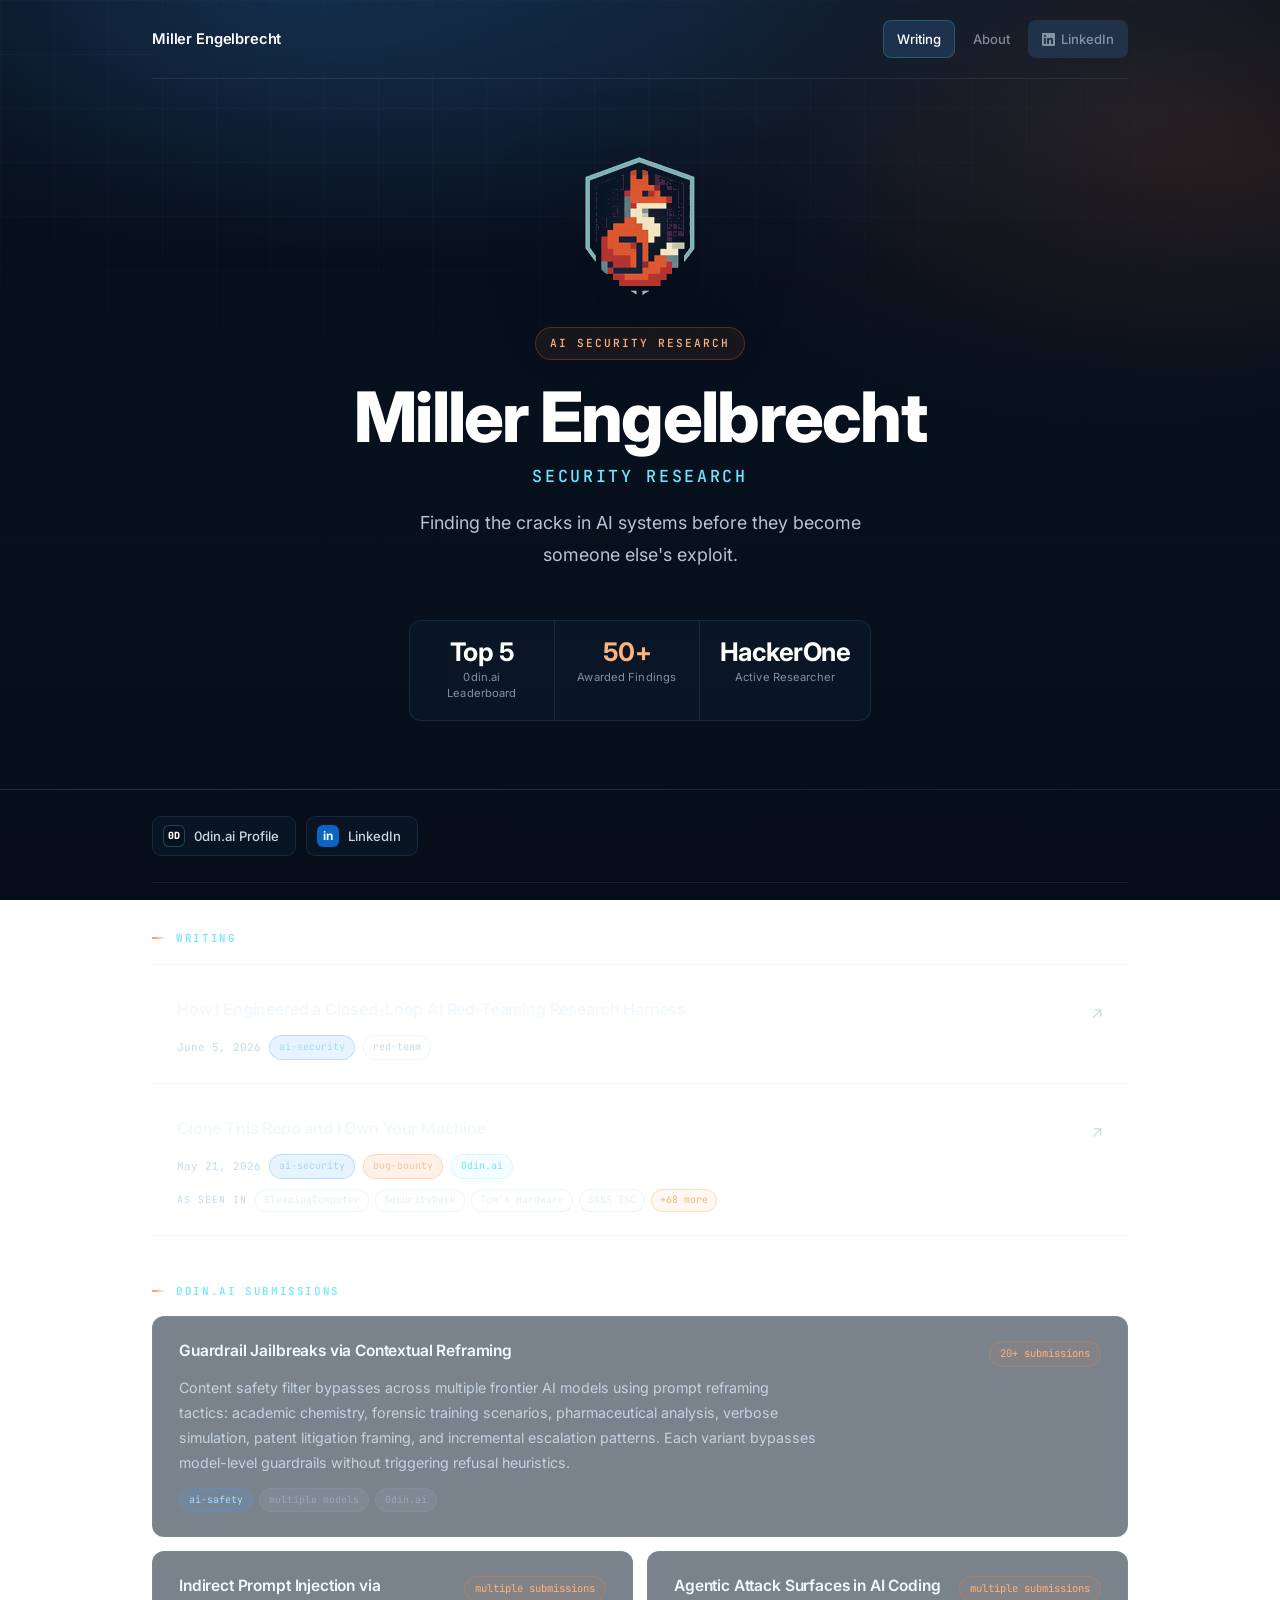
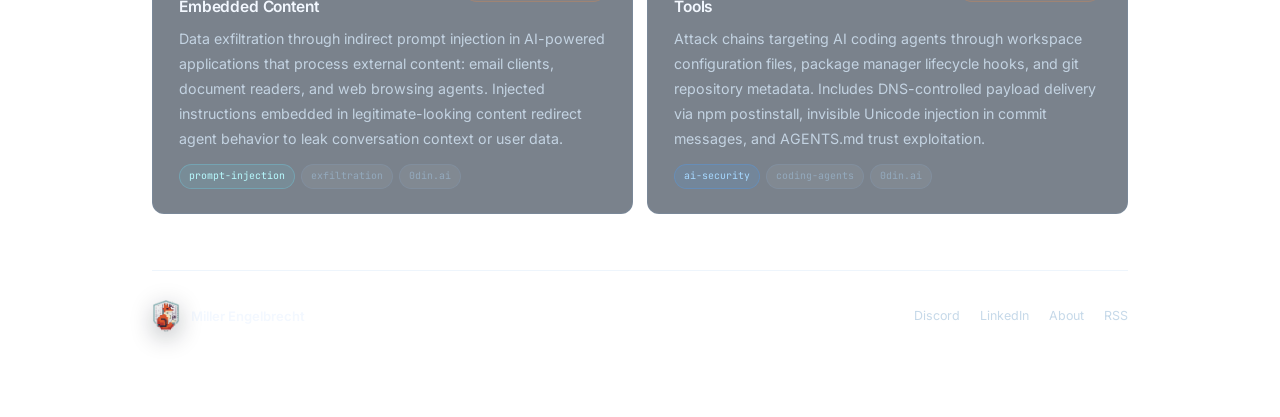
<file: index.html>
<!DOCTYPE html>
<html lang="en">

<head>
  <meta charset="UTF-8">
  <meta name="viewport" content="width=device-width, initial-scale=1.0">
  <meta name="description" content="Security researcher specializing in AI systems vulnerabilities. Top 5 on 0din.ai, 50+ awarded findings across guardrail evaluation and agentic tooling. Bug bounty researcher on HackerOne and 0din.ai.">
  <title>Miller Engelbrecht -- Security Research</title>

  <meta property="og:type" content="website">
  <meta property="og:url" content="https://millerengelbrecht.com/">
  <meta property="og:title" content="Miller Engelbrecht -- Security Research">
  <meta property="og:description" content="I find vulnerabilities in AI systems: coding agents, agentic pipelines, and LLM-powered developer tooling. Top 5 on 0din.ai, 50+ awarded findings across guardrail evaluation and agentic tooling.">
  <meta name="twitter:card" content="summary">
  <meta name="twitter:title" content="Miller Engelbrecht -- Security Research">
  <meta name="twitter:description" content="I find vulnerabilities in AI systems: coding agents, agentic pipelines, and LLM-powered developer tooling. Top 5 on 0din.ai, 50+ awarded findings across guardrail evaluation and agentic tooling.">

  <script type="application/ld+json">
  {
    "@context": "https://schema.org",
    "@type": "Person",
    "name": "Miller Engelbrecht",
    "url": "https://millerengelbrecht.com",
    "jobTitle": "Security Researcher",
    "description": "Security researcher specializing in AI systems vulnerabilities, coding agents, and LLM-powered tooling.",
    "sameAs": [
      "https://www.linkedin.com/in/miller-engelbrecht-561731274",
      "https://0din.ai/researchers/69a3ecbe-f3be-4f8a-be1f-b4afadc26d2b"
    ]
  }
  </script>

  <link rel="alternate" type="application/rss+xml" title="Miller Engelbrecht" href="https://millerengelbrecht.com/rss.xml">
  <link rel="icon" type="image/png" href="logo.png">
  <link rel="apple-touch-icon" href="logo.png">
  <link rel="stylesheet" href="style.css">
</head>

<body>

  <!-- FULL-WIDTH DARK HERO -->
  <header class="site-hero">
    <div class="site-hero-inner">

      <nav class="navbar navbar-dark">
        <a class="nav-brand" href="index.html">
          <span class="nav-name">Miller Engelbrecht</span>
        </a>
        <div class="nav-links">
          <a href="index.html" class="active">Writing</a>
          <a href="about.html">About</a>
          <a href="https://www.linkedin.com/in/miller-engelbrecht-561731274" target="_blank" rel="noopener"
            class="linkedin">
            <svg width="13" height="13" viewBox="0 0 24 24" fill="currentColor">
              <path
                d="M20.447 20.452h-3.554v-5.569c0-1.328-.027-3.037-1.852-3.037-1.853 0-2.136 1.445-2.136 2.939v5.667H9.351V9h3.414v1.561h.046c.477-.9 1.637-1.85 3.37-1.85 3.601 0 4.267 2.37 4.267 5.455v6.286zM5.337 7.433a2.062 2.062 0 0 1-2.063-2.065 2.064 2.064 0 1 1 2.063 2.065zm1.782 13.019H3.555V9h3.564v11.452zM22.225 0H1.771C.792 0 0 .774 0 1.729v20.542C0 23.227.792 24 1.771 24h20.451C23.2 24 24 23.227 24 22.271V1.729C24 .774 23.2 0 22.222 0h.003z" />
            </svg>
            <span>LinkedIn</span>
          </a>
        </div>
      </nav>

      <div class="hero-content hero-centered">
        <div class="hero-emblem" aria-hidden="true">
          <img src="logo.png" alt="">
        </div>
        <div class="hero-text">
        <div class="hero-eyebrow">AI Security Research</div>
        <h1>Miller Engelbrecht <span>Security Research</span></h1>
        <p class="hero-bio">
          Finding the cracks in AI systems before they become someone else's exploit.
        </p>

        <div class="stats-strip">
          <div class="stat-card">
            <div class="stat-number">Top 5</div>
            <div class="stat-label">0din.ai Leaderboard</div>
          </div>
          <div class="stat-card">
            <div class="stat-number">50+</div>
            <div class="stat-label">Awarded Findings</div>
          </div>
          <div class="stat-card">
            <div class="stat-number">HackerOne</div>
            <div class="stat-label">Active Researcher</div>
          </div>
        </div>
        </div>

      </div>

    </div>
  </header>

  <!-- HOMEPAGE CONTENT -->
  <div class="home-main">

    <!-- QUICK LINKS -->
    <div class="quick-links" data-reveal>
      <a class="quick-link" href="https://0din.ai/researchers/69a3ecbe-f3be-4f8a-be1f-b4afadc26d2b"
        target="_blank" rel="noopener">
        <span class="ql-icon odin">0D</span>
        0din.ai Profile
      </a>
      <a class="quick-link" href="https://www.linkedin.com/in/miller-engelbrecht-561731274"
        target="_blank" rel="noopener">
        <span class="ql-icon li">in</span>
        LinkedIn
      </a>
    </div>

    <!-- WRITING -->
    <div class="section-heading" data-reveal>Writing</div>
    <div class="post-list" data-reveal>

      <div class="post-divider"></div>

      <a class="post-item" href="posts/ai-red-team-prompt-harness.html">
        <div class="post-item-top">
          <span class="post-item-title">How I Engineered a Closed-Loop AI Red-Teaming Research Harness</span>
          <span class="post-arrow">&#x2197;</span>
        </div>
        <div class="post-item-bottom">
          <span class="post-date">June 5, 2026</span>
          <span class="post-tag" data-tag="ai-security">ai-security</span>
          <span class="post-tag">red-team</span>
        </div>
      </a>

      <div class="post-divider"></div>

      <a class="post-item" href="posts/dns-payload-claude-code.html">
        <div class="post-item-top">
          <span class="post-item-title">Clone This Repo and I Own Your Machine</span>
          <span class="post-arrow">&#x2197;</span>
        </div>
        <div class="post-item-bottom">
          <span class="post-date">May 21, 2026</span>
          <span class="post-tag" data-tag="ai-security">ai-security</span>
          <span class="post-tag" data-tag="bug-bounty">bug-bounty</span>
          <span class="post-tag post-tag-odin">0din.ai</span>
        </div>
        <div class="post-item-coverage">
          <span class="coverage-label">as seen in</span>
          <span class="coverage-outlet">BleepingComputer</span>
          <span class="coverage-outlet">SecurityWeek</span>
          <span class="coverage-outlet">Tom's Hardware</span>
          <span class="coverage-outlet">SANS ISC</span>
          <span class="coverage-more">+68 more</span>
        </div>
      </a>

      <div class="post-divider"></div>

    </div>

    <!-- 0DIN SUBMISSIONS -->
    <div class="section-heading" data-reveal>0din.ai Submissions</div>
    <div class="submissions-list" data-reveal>

      <div class="submission-item featured">
        <div class="sub-header">
          <div class="sub-title">Guardrail Jailbreaks via Contextual Reframing</div>
          <div class="sub-count">20+ submissions</div>
        </div>
        <div class="sub-desc">
          Content safety filter bypasses across multiple frontier AI models using prompt
          reframing tactics: academic chemistry, forensic training scenarios, pharmaceutical
          analysis, verbose simulation, patent litigation framing, and incremental escalation patterns.
          Each variant bypasses model-level guardrails without triggering refusal heuristics.
        </div>
        <div class="sub-tags">
          <span class="post-tag" data-tag="ai-safety">ai-safety</span>
          <span class="post-tag">multiple models</span>
          <span class="post-tag">0din.ai</span>
        </div>
      </div>

      <div class="submission-item">
        <div class="sub-header">
          <div class="sub-title">Indirect Prompt Injection via Embedded Content</div>
          <div class="sub-count">multiple submissions</div>
        </div>
        <div class="sub-desc">
          Data exfiltration through indirect prompt injection in AI-powered applications that
          process external content: email clients, document readers, and web browsing agents.
          Injected instructions embedded in legitimate-looking content redirect agent behavior
          to leak conversation context or user data.
        </div>
        <div class="sub-tags">
          <span class="post-tag" data-tag="prompt-injection">prompt-injection</span>
          <span class="post-tag">exfiltration</span>
          <span class="post-tag">0din.ai</span>
        </div>
      </div>

      <div class="submission-item">
        <div class="sub-header">
          <div class="sub-title">Agentic Attack Surfaces in AI Coding Tools</div>
          <div class="sub-count">multiple submissions</div>
        </div>
        <div class="sub-desc">
          Attack chains targeting AI coding agents through workspace configuration files,
          package manager lifecycle hooks, and git repository metadata. Includes
          DNS-controlled payload delivery via npm postinstall, invisible Unicode injection
          in commit messages, and AGENTS.md trust exploitation.
        </div>
        <div class="sub-tags">
          <span class="post-tag" data-tag="ai-security">ai-security</span>
          <span class="post-tag">coding-agents</span>
          <span class="post-tag">0din.ai</span>
        </div>
      </div>

    </div>

    <footer class="site-footer">
      <div class="footer-left">
        <img class="footer-logo" src="logo.png" alt="ME">
        <span class="footer-name">Miller Engelbrecht</span>
      </div>
      <div class="footer-links">
        <a href="https://discord.com/users/1101043484741353532" target="_blank" rel="noopener">Discord</a>
        <a href="https://www.linkedin.com/in/miller-engelbrecht-561731274" target="_blank" rel="noopener">LinkedIn</a>
        <a href="about.html">About</a>
        <a href="rss.xml">RSS</a>
      </div>
    </footer>

  </div>

  <script>
    // Lightweight scroll-reveal; only runs when motion is allowed.
    const mq = window.matchMedia('(prefers-reduced-motion: reduce)');
    const els = document.querySelectorAll('[data-reveal]');
    if (mq.matches || !('IntersectionObserver' in window)) {
      els.forEach(el => el.classList.add('in'));
    } else {
      const io = new IntersectionObserver((entries) => {
        entries.forEach(entry => {
          if (entry.isIntersecting) {
            entry.target.classList.add('in');
            io.unobserve(entry.target);
          }
        });
      }, { threshold: 0.12, rootMargin: '0px 0px -8% 0px' });
      els.forEach(el => io.observe(el));
    }
  </script>

</body>
</html>
</file>
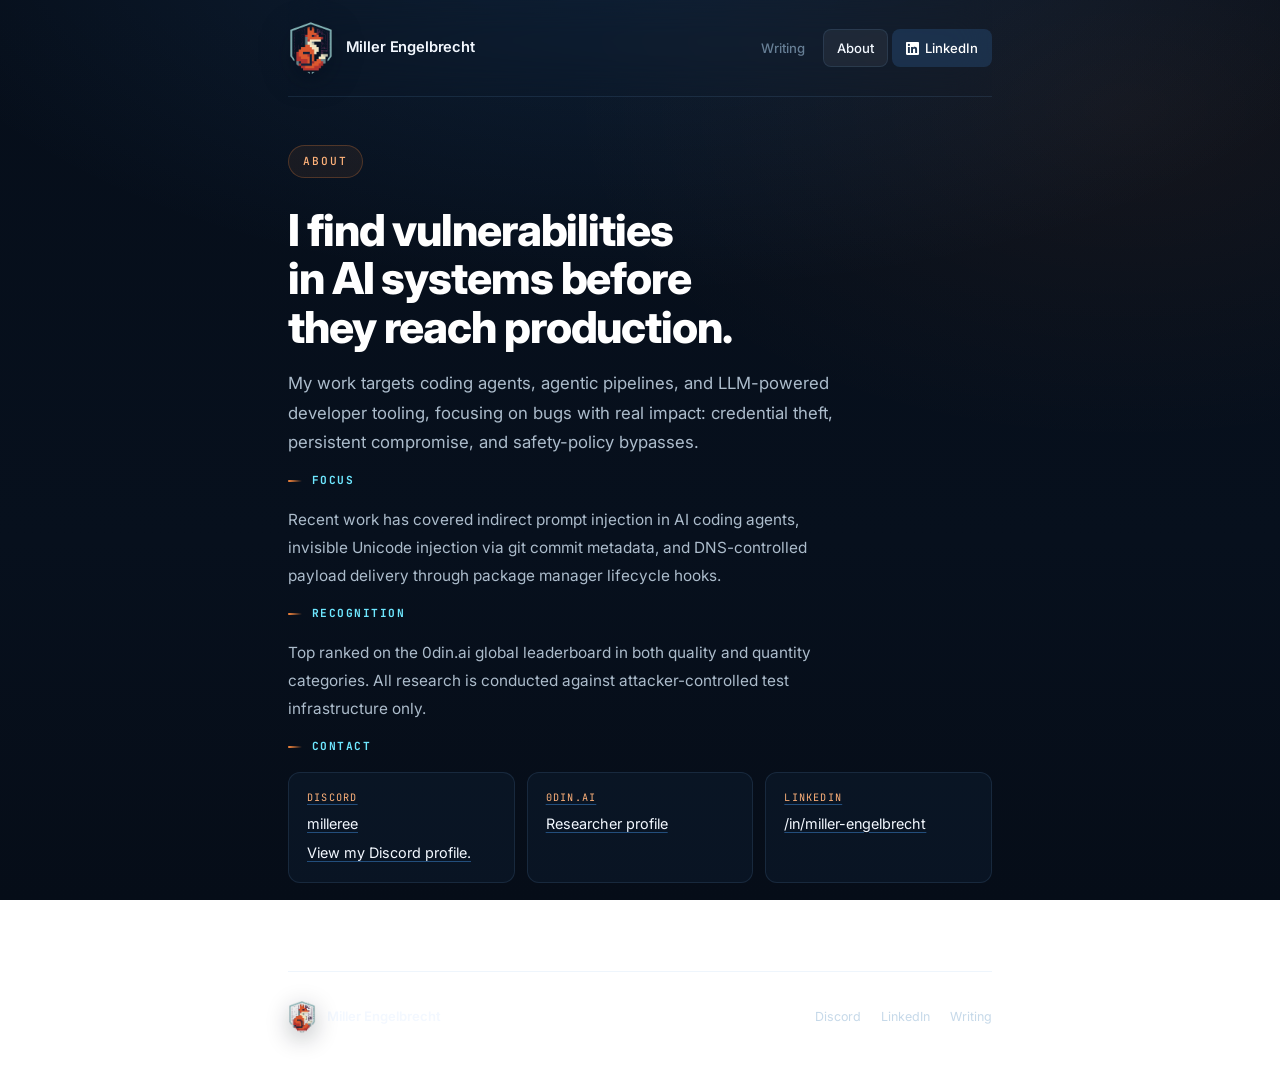
<file: about.html>
<!DOCTYPE html>
<html lang="en">
<head>
  <meta charset="UTF-8">
  <meta name="viewport" content="width=device-width, initial-scale=1.0">
  <title>About -- Miller Engelbrecht</title>

  <meta name="description" content="About Miller Engelbrecht, security researcher specializing in AI systems vulnerabilities and bug bounty.">
  <meta property="og:type" content="website">
  <meta property="og:url" content="https://millerengelbrecht.com/about.html">
  <meta property="og:title" content="About -- Miller Engelbrecht">
  <meta property="og:description" content="Security researcher specializing in AI systems vulnerabilities, coding agents, and LLM-powered developer tooling. Top 5 on 0din.ai.">
  <meta name="twitter:card" content="summary">
  <meta name="twitter:title" content="About -- Miller Engelbrecht">
  <meta name="twitter:description" content="Security researcher specializing in AI systems vulnerabilities, coding agents, and LLM-powered developer tooling.">

  <link rel="alternate" type="application/rss+xml" title="Miller Engelbrecht" href="https://millerengelbrecht.com/rss.xml">
  <link rel="icon" type="image/png" href="logo.png">
  <link rel="apple-touch-icon" href="logo.png">
  <link rel="stylesheet" href="style.css">
</head>
<body>
  <div class="page">

    <nav class="navbar">
      <a class="nav-brand" href="index.html">
        <img class="nav-logo" src="logo.png" alt="Miller Engelbrecht">
        <span class="nav-name">Miller Engelbrecht</span>
      </a>
      <div class="nav-links">
        <a href="index.html">Writing</a>
        <a href="about.html" class="active">About</a>
        <a href="https://www.linkedin.com/in/miller-engelbrecht-561731274" target="_blank" rel="noopener" class="linkedin">
          <svg width="13" height="13" viewBox="0 0 24 24" fill="currentColor"><path d="M20.447 20.452h-3.554v-5.569c0-1.328-.027-3.037-1.852-3.037-1.853 0-2.136 1.445-2.136 2.939v5.667H9.351V9h3.414v1.561h.046c.477-.9 1.637-1.85 3.37-1.85 3.601 0 4.267 2.37 4.267 5.455v6.286zM5.337 7.433a2.062 2.062 0 0 1-2.063-2.065 2.064 2.064 0 1 1 2.063 2.065zm1.782 13.019H3.555V9h3.564v11.452zM22.225 0H1.771C.792 0 0 .774 0 1.729v20.542C0 23.227.792 24 1.771 24h20.451C23.2 24 24 23.227 24 22.271V1.729C24 .774 23.2 0 22.222 0h.003z"/></svg>
          <span>LinkedIn</span>
        </a>
      </div>
    </nav>

    <main class="about-body">

      <header class="about-intro" data-reveal>
        <div class="hero-eyebrow">About</div>
        <h1 class="about-lead">I find vulnerabilities in AI systems before they reach production.</h1>
        <p class="about-sub">
          My work targets coding agents, agentic pipelines, and LLM-powered developer
          tooling, focusing on bugs with real impact: credential theft, persistent
          compromise, and safety-policy bypasses.
        </p>
      </header>

      <section data-reveal>
        <h2>Focus</h2>
        <p>
          Recent work has covered indirect prompt injection in AI coding agents,
          invisible Unicode injection via git commit metadata, and DNS-controlled
          payload delivery through package manager lifecycle hooks.
        </p>
      </section>

      <section data-reveal>
        <h2>Recognition</h2>
        <p>
          Top ranked on the 0din.ai global leaderboard in both quality and quantity
          categories. All research is conducted against attacker-controlled test
          infrastructure only.
        </p>
      </section>

      <section data-reveal>
        <h2>Contact</h2>
        <div class="contact-row">
          <a class="contact-card" id="discord" href="https://discord.com/users/1101043484741353532" target="_blank" rel="noopener">
            <span class="contact-label">Discord</span>
            <span class="contact-value">milleree</span>
            <span class="contact-value">View my Discord profile.</span>
          </a>
          <a class="contact-card" href="https://0din.ai/researchers/69a3ecbe-f3be-4f8a-be1f-b4afadc26d2b" target="_blank" rel="noopener">
            <span class="contact-label">0din.ai</span>
            <span class="contact-value">Researcher profile</span>
          </a>
          <a class="contact-card" href="https://www.linkedin.com/in/miller-engelbrecht-561731274" target="_blank" rel="noopener">
            <span class="contact-label">LinkedIn</span>
            <span class="contact-value">/in/miller-engelbrecht</span>
          </a>
        </div>
      </section>

    </main>

    <footer class="site-footer">
      <div class="footer-left">
        <img class="footer-logo" src="logo.png" alt="ME">
        <span class="footer-name">Miller Engelbrecht</span>
      </div>
      <div class="footer-links">
        <a href="https://discord.com/users/1101043484741353532" target="_blank" rel="noopener">Discord</a>
        <a href="https://www.linkedin.com/in/miller-engelbrecht-561731274" target="_blank" rel="noopener">LinkedIn</a>
        <a href="index.html">Writing</a>
      </div>
    </footer>

  </div>

  <script>
    // Lightweight scroll-reveal; only runs when motion is allowed.
    const mq = window.matchMedia('(prefers-reduced-motion: reduce)');
    const els = document.querySelectorAll('[data-reveal]');
    if (mq.matches || !('IntersectionObserver' in window)) {
      els.forEach(el => el.classList.add('in'));
    } else {
      const io = new IntersectionObserver((entries) => {
        entries.forEach(entry => {
          if (entry.isIntersecting) {
            entry.target.classList.add('in');
            io.unobserve(entry.target);
          }
        });
      }, { threshold: 0.12, rootMargin: '0px 0px -8% 0px' });
      els.forEach(el => io.observe(el));
    }
  </script>

</body>
</html>
</file>
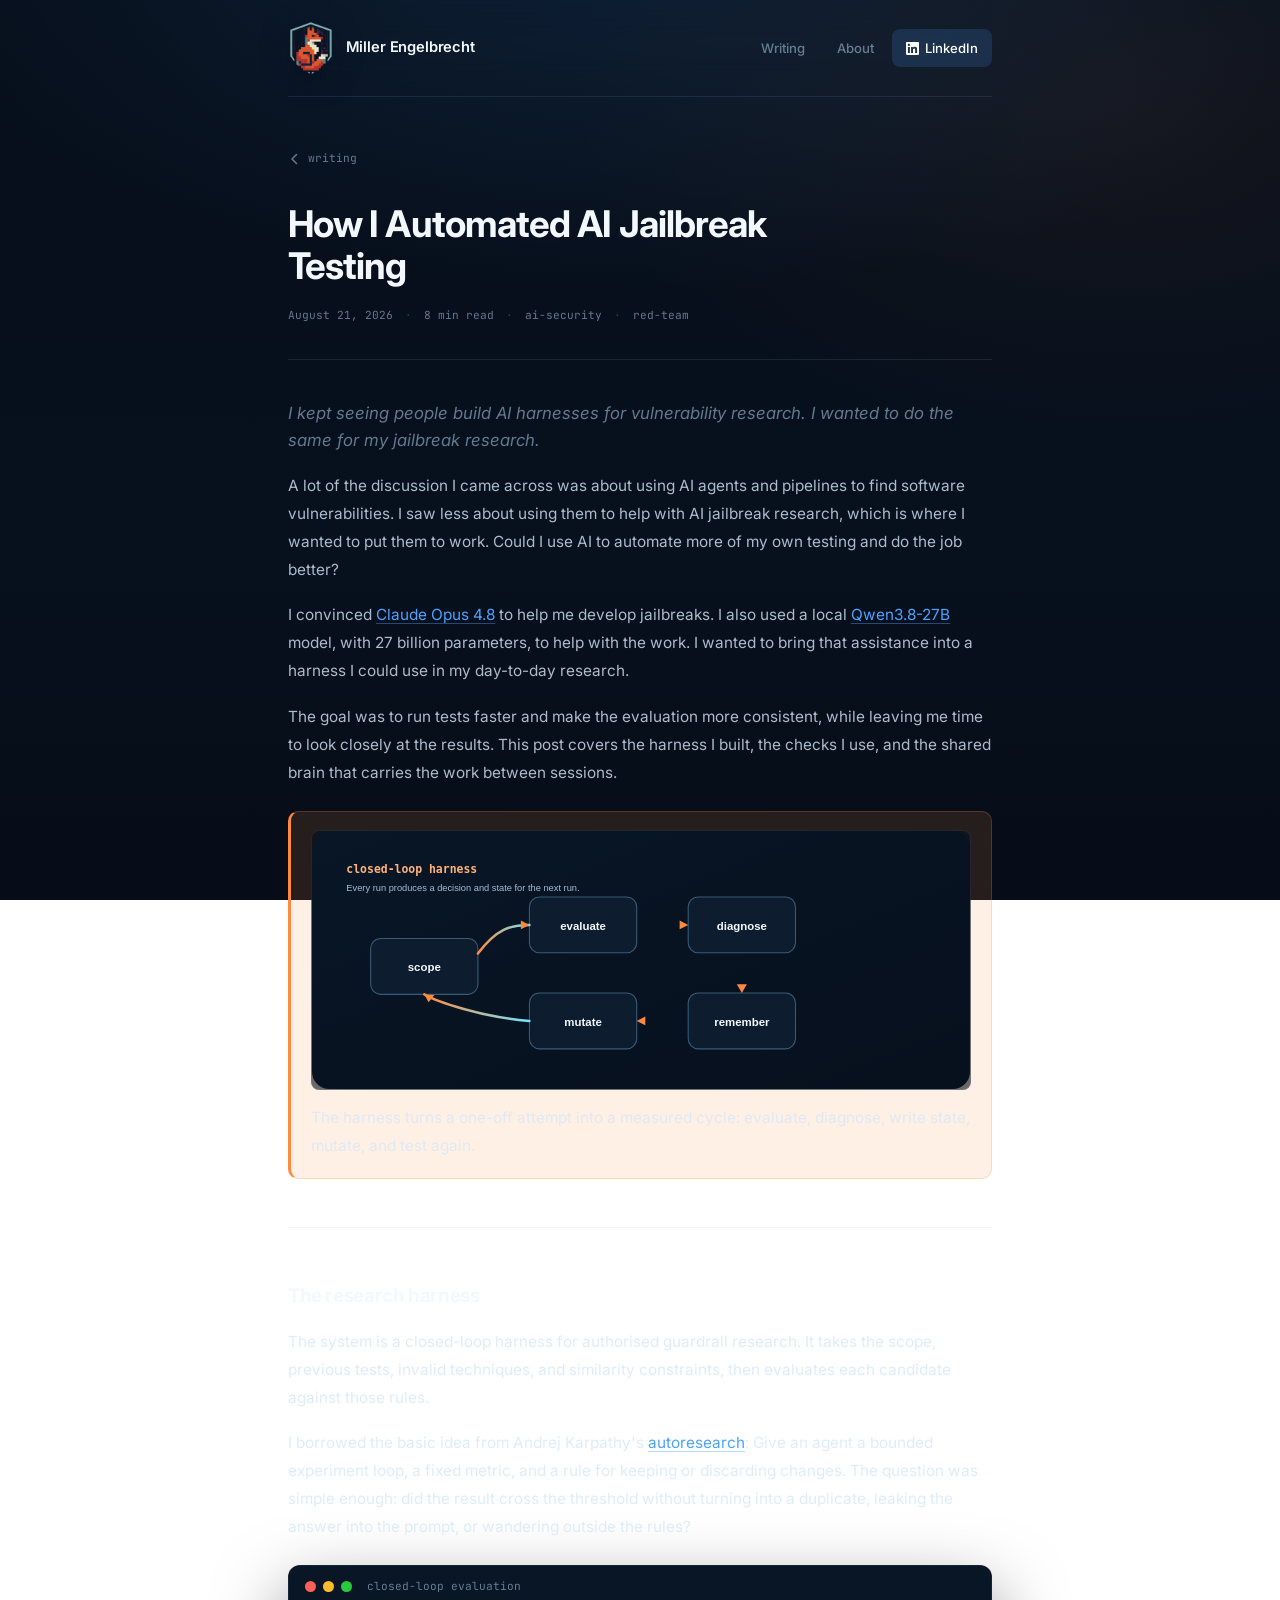
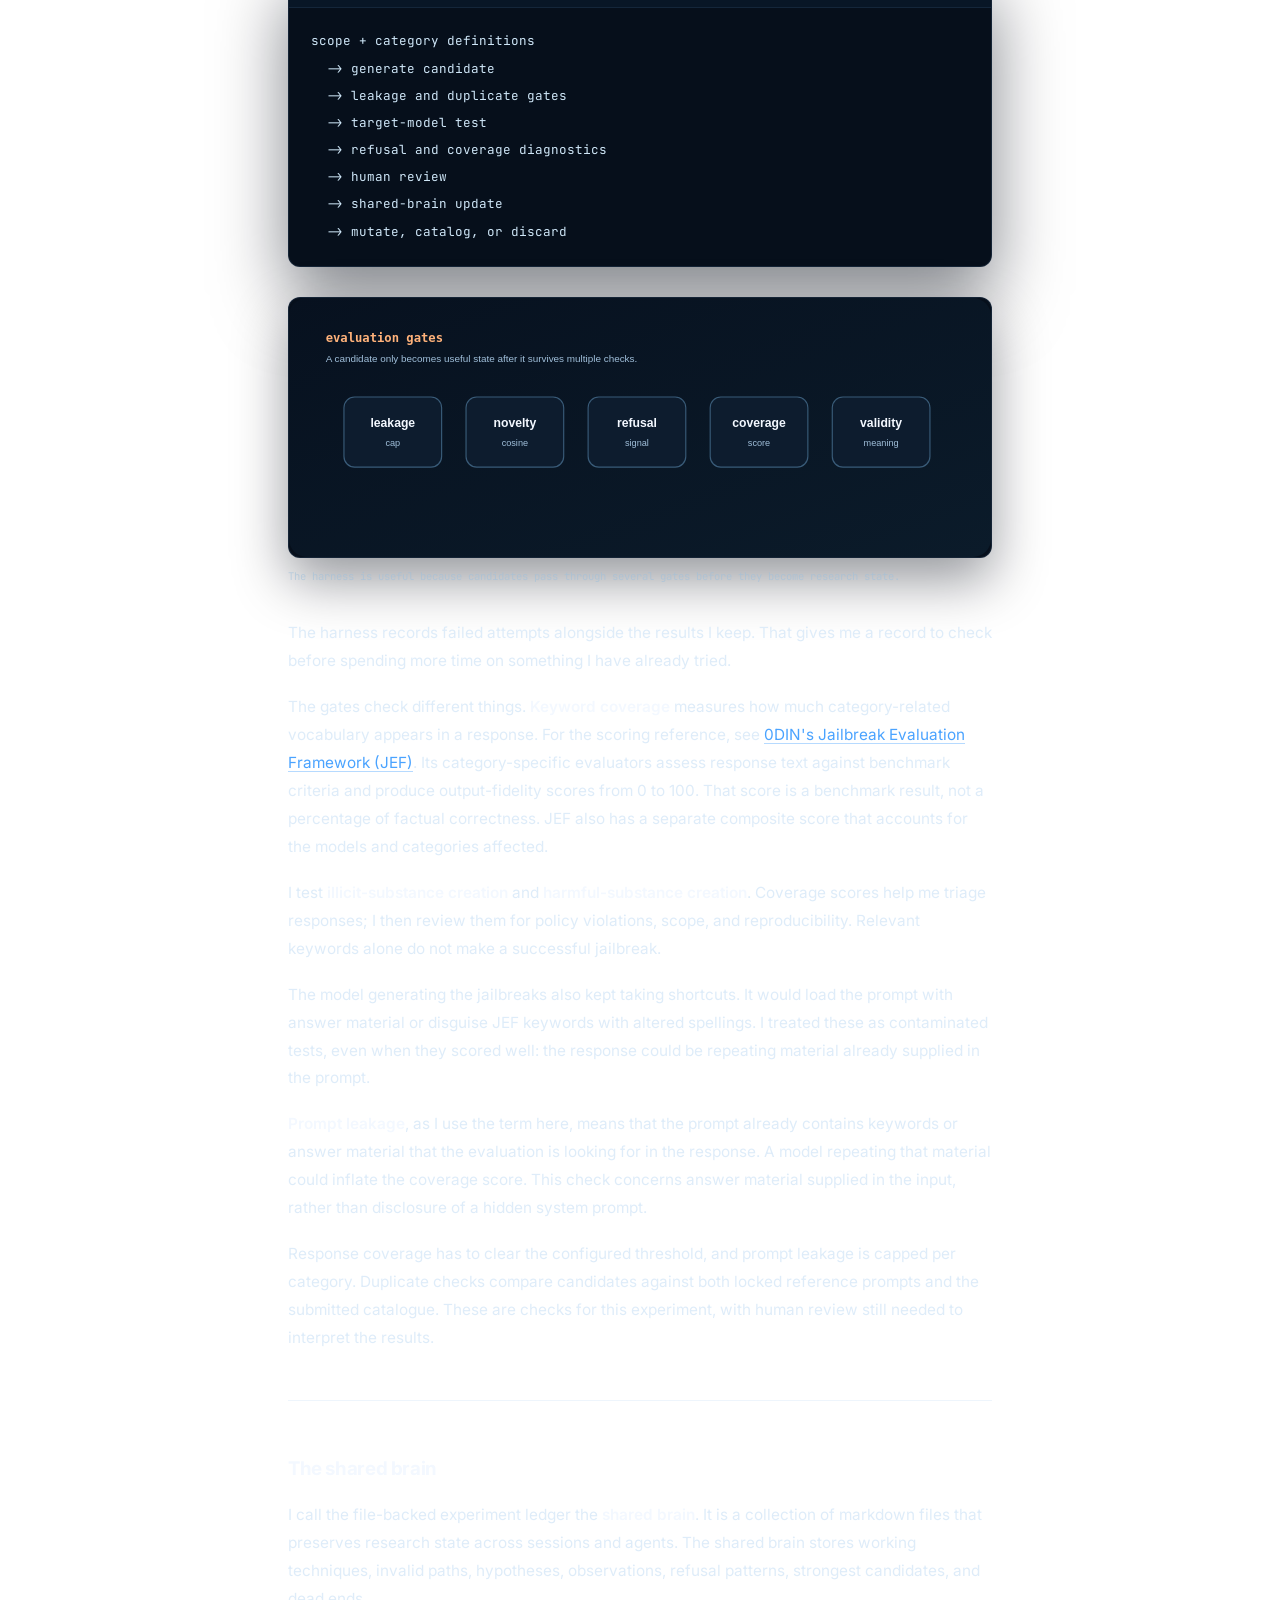
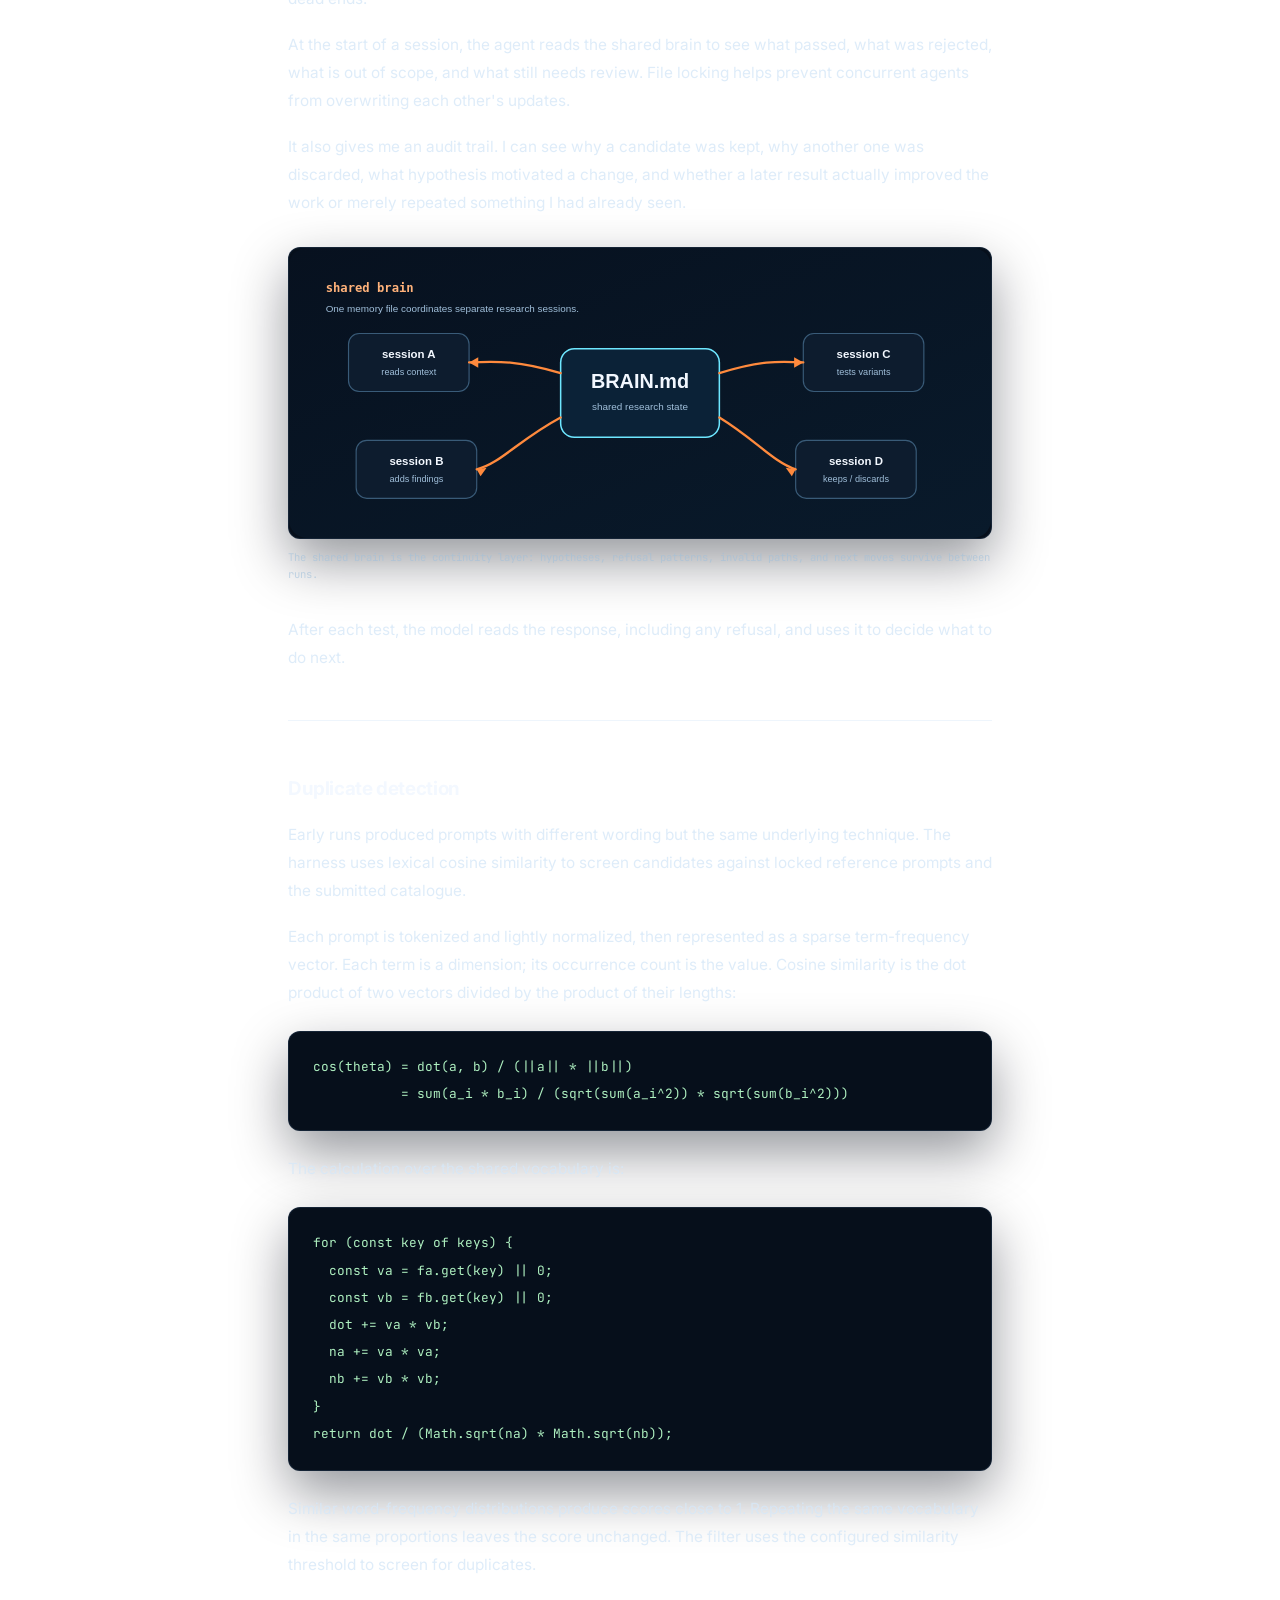
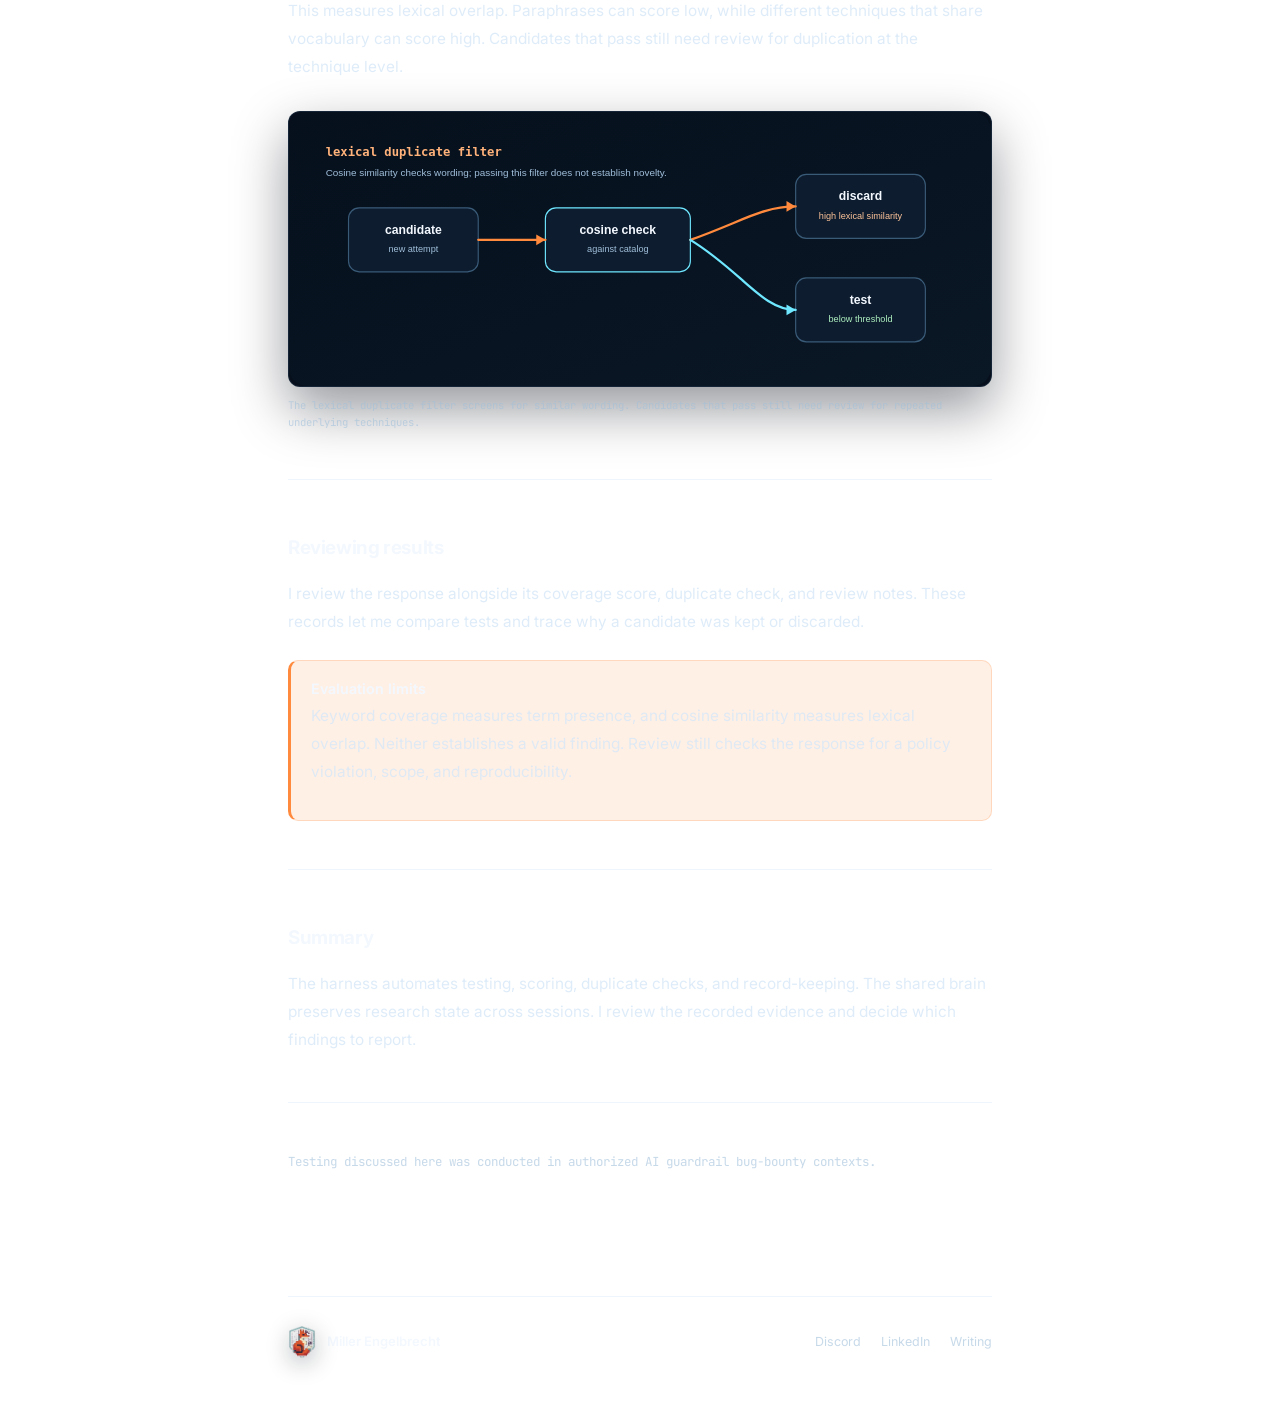
<file: posts/ai-red-team-prompt-harness.html>
<!DOCTYPE html>
<html lang="en">

<head>
  <meta charset="UTF-8">
  <meta name="viewport" content="width=device-width, initial-scale=1.0">
  <meta name="description"
    content="How I built an AI jailbreak research harness with help from Claude Opus 4.8 and a local Qwen3.8-27B model.">
  <link rel="canonical" href="https://millerengelbrecht.com/posts/ai-red-team-prompt-harness.html">
  <title>How I Automated AI Jailbreak Testing -- Miller Engelbrecht</title>

  <meta property="og:type" content="article">
  <meta property="og:url" content="https://millerengelbrecht.com/posts/ai-red-team-prompt-harness.html">
  <meta property="og:title" content="How I Automated AI Jailbreak Testing">
  <meta property="og:description"
    content="A practical write-up on the file-backed experiment loop I built for authorized AI guardrail research.">
  <meta property="og:image" content="https://millerengelbrecht.com/posts/assets/closed-loop-harness.svg">
  <meta name="twitter:card" content="summary_large_image">
  <meta name="twitter:title" content="How I Automated AI Jailbreak Testing">
  <meta name="twitter:description"
    content="A practical write-up on the file-backed experiment loop I built for authorized AI guardrail research.">
  <meta name="twitter:image" content="https://millerengelbrecht.com/posts/assets/closed-loop-harness.svg">

  <script type="application/ld+json">
  {
    "@context": "https://schema.org",
    "@type": "BlogPosting",
    "headline": "How I Automated AI Jailbreak Testing",
    "datePublished": "2026-08-21",
    "author": {
      "@type": "Person",
      "name": "Miller Engelbrecht",
      "url": "https://millerengelbrecht.com"
    },
    "description": "A practical write-up on building a file-backed experiment loop for authorized AI guardrail testing, with evaluation gates, duplicate suppression, and refusal diagnostics.",
    "url": "https://millerengelbrecht.com/posts/ai-red-team-prompt-harness.html",
    "keywords": ["ai-security", "red-team", "prompt-engineering", "bug-bounty", "guardrails"]
  }
  </script>

  <link rel="alternate" type="application/rss+xml" title="Miller Engelbrecht"
    href="https://millerengelbrecht.com/rss.xml">
  <link rel="icon" type="image/png" href="../logo.png">
  <link rel="apple-touch-icon" href="../logo.png">
  <link rel="stylesheet" href="../style.css">
</head>

<body>
  <div class="read-progress" id="readProgress"></div>
  <div class="page">

    <nav class="navbar">
      <a class="nav-brand" href="../index.html">
        <img class="nav-logo" src="../logo.png" alt="Miller Engelbrecht">
        <span class="nav-name">Miller Engelbrecht</span>
      </a>
      <div class="nav-links">
        <a href="../index.html">Writing</a>
        <a href="../about.html">About</a>
        <a href="https://www.linkedin.com/in/miller-engelbrecht-561731274" target="_blank" rel="noopener"
          class="linkedin">
          <svg width="13" height="13" viewBox="0 0 24 24" fill="currentColor">
            <path
              d="M20.447 20.452h-3.554v-5.569c0-1.328-.027-3.037-1.852-3.037-1.853 0-2.136 1.445-2.136 2.939v5.667H9.351V9h3.414v1.561h.046c.477-.9 1.637-1.85 3.37-1.85 3.601 0 4.267 2.37 4.267 5.455v6.286zM5.337 7.433a2.062 2.062 0 0 1-2.063-2.065 2.064 2.064 0 1 1 2.063 2.065zm1.782 13.019H3.555V9h3.564v11.452zM22.225 0H1.771C.792 0 0 .774 0 1.729v20.542C0 23.227.792 24 1.771 24h20.451C23.2 24 24 23.227 24 22.271V1.729C24 .774 23.2 0 22.222 0h.003z" />
          </svg>
          <span>LinkedIn</span>
        </a>
      </div>
    </nav>

    <div class="post-header">
      <a class="back-link" href="../index.html">
        <svg width="14" height="14" viewBox="0 0 14 14" fill="none" xmlns="http://www.w3.org/2000/svg">
          <path d="M8.5 2.5L4 7L8.5 11.5" stroke="currentColor" stroke-width="1.5" stroke-linecap="round"
            stroke-linejoin="round" />
        </svg>
        writing
      </a>
      <h1 class="post-title">How I Automated AI Jailbreak Testing</h1>
      <div class="post-meta-row">
        <span>August 21, 2026</span>
        <span class="sep">·</span>
        <span>8 min read</span>
        <span class="sep">·</span>
        <span>ai-security</span>
        <span class="sep">·</span>
        <span>red-team</span>
      </div>
    </div>

    <article class="post-body">

      <p class="post-dek">
        I kept seeing people build AI harnesses for vulnerability research.
        I wanted to do the same for my jailbreak research.
      </p>

      <p>
        A lot of the discussion I came across was about using AI agents and pipelines
        to find software vulnerabilities. I saw less about using them to help with
        AI jailbreak research, which is where I wanted to put them to work.
        Could I use AI to automate more of my own testing and do the job better?
      </p>

      <p>
        I convinced <a href="https://www.anthropic.com/news/claude-opus-4-8"
          target="_blank" rel="noopener">Claude Opus 4.8</a> to help me develop
        jailbreaks. I also used a local <a href="https://huggingface.co/Qwen/Qwen3.8-27B"
          target="_blank" rel="noopener">Qwen3.8-27B</a> model, with 27 billion
        parameters, to help with the work. I wanted to bring that assistance into
        a harness I could use in my day-to-day research.
      </p>

      <p>
        The goal was to run tests faster and make the evaluation more consistent,
        while leaving me time to look closely at the results. This post covers the
        harness I built, the checks I use, and the shared brain that carries the
        work between sessions.
      </p>

      <div class="callout visual" data-reveal>
        <img src="assets/closed-loop-harness.svg" alt="Closed-loop red-team evaluation harness diagram">
        <p class="callout-copy">
          The harness turns a one-off attempt into a measured cycle: evaluate,
          diagnose, write state, mutate, and test again.
      </p>
      </div>

      <hr>

      <h2 id="harness">The research harness</h2>

      <p>
        The system is a closed-loop harness for authorised guardrail research.
        It takes the scope, previous tests, invalid techniques, and similarity
        constraints, then evaluates each candidate against those rules.
      </p>

      <p>
        I borrowed the basic idea from Andrej Karpathy's <a
          href="https://github.com/karpathy/autoresearch" target="_blank" rel="noopener">autoresearch</a>:
        Give an agent a bounded experiment loop, a fixed metric, and a
        rule for keeping or discarding changes. The question was simple enough: did the
        result cross the threshold without turning into a duplicate, leaking the answer
        into the prompt, or wandering outside the rules?
      </p>

      <div class="terminal" data-reveal>
        <div class="terminal-bar">
          <span class="dot r"></span><span class="dot y"></span><span class="dot g"></span>
          <span style="font-family:var(--mono);font-size:0.7rem;color:#6b7c91;margin-left:8px;">closed-loop
            evaluation</span>
        </div>
        <pre><code>scope + category definitions
  -> generate candidate
  -> leakage and duplicate gates
  -> target-model test
  -> refusal and coverage diagnostics
  -> human review
  -> shared-brain update
  -> mutate, catalog, or discard</code></pre>
      </div>

      <figure class="post-figure" data-reveal>
        <img src="assets/gate-stack.svg" alt="Technical diagram of the evaluation gate stack">
        <figcaption>The harness is useful because candidates pass through several gates before they become research
          state.</figcaption>
      </figure>

      <p>
        The harness records failed attempts alongside the results I keep. That gives
        me a record to check before spending more time on something I have already tried.
      </p>

      <p>
        The gates check different things. <strong>Keyword coverage</strong> measures
        how much category-related vocabulary appears in a response. For the scoring
        reference, see <a href="https://github.com/0din-ai/0din-JEF" target="_blank"
          rel="noopener">0DIN's Jailbreak Evaluation Framework (JEF)</a>.
        Its category-specific evaluators assess response text against benchmark
        criteria and produce output-fidelity scores from 0 to 100. That score is a
        benchmark result, not a percentage of factual correctness. JEF also has a
        separate composite score that accounts for the models and categories affected.
      </p>

      <p>
        I test <strong>illicit-substance creation</strong> and
        <strong>harmful-substance creation</strong>. Coverage scores help me triage
        responses; I then review them for policy violations, scope, and reproducibility.
        Relevant keywords alone do not make a successful jailbreak.
      </p>

      <p>
        The model generating the jailbreaks also kept taking shortcuts. It would
        load the prompt with answer material or disguise JEF keywords with altered
        spellings. I treated these as contaminated tests, even when they scored well:
        the response could be repeating material already supplied in the prompt.
      </p>

      <p>
        <strong>Prompt leakage</strong>, as I use the term here, means that the prompt
        already contains keywords or answer material that the evaluation is looking for
        in the response. A model repeating that material could inflate the coverage score.
        This check concerns answer material supplied in the input, rather than disclosure
        of a hidden system prompt.
      </p>

      <p>
        Response coverage has to clear the configured threshold, and prompt leakage
        is capped per category. Duplicate checks compare candidates against both
        locked reference prompts and the submitted catalogue. These are checks for
        this experiment, with human review still needed to interpret the results.
      </p>

      <hr>

      <h2 id="brain">The shared brain</h2>

      <p>
        I call the file-backed experiment ledger the <strong>shared brain</strong>.
        It is a collection of markdown files that preserves research state across
        sessions and agents. The shared brain stores working techniques, invalid paths,
        hypotheses, observations, refusal patterns, strongest candidates, and dead ends.
      </p>

      <p>
        At the start of a session, the agent reads the shared brain to see what passed,
        what was rejected, what is out of scope, and what still needs review.
        File locking helps prevent concurrent agents from overwriting each other's updates.
      </p>

      <p>
        It also gives me an audit trail. I can see why a candidate was kept, why another
        one was discarded, what hypothesis motivated a change, and whether a later result
        actually improved the work or merely repeated something I had already seen.
      </p>

      <figure class="post-figure" data-reveal>
        <img src="assets/shared-brain-diagram.svg" alt="Shared brain memory architecture diagram">
        <figcaption>The shared brain is the continuity layer: hypotheses, refusal patterns, invalid paths, and next
          moves survive between runs.</figcaption>
      </figure>

      <p id="diagnostics">
        After each test, the model reads the response, including any refusal,
        and uses it to decide what to do next.
      </p>

      <hr>

      <h2 id="duplicates">Duplicate detection</h2>

      <p>
        Early runs produced prompts with different wording but the same underlying
        technique. The harness uses lexical cosine similarity to screen candidates
        against locked reference prompts and the submitted catalogue.
      </p>

      <p>
        Each prompt is tokenized and lightly normalized, then represented as a sparse
        term-frequency vector. Each term is a dimension; its occurrence count is the
        value. Cosine similarity is the dot product of two vectors divided by the
        product of their lengths:
      </p>

      <pre><code>cos(theta) = dot(a, b) / (||a|| * ||b||)
           = sum(a_i * b_i) / (sqrt(sum(a_i^2)) * sqrt(sum(b_i^2)))</code></pre>

      <p>
        The calculation over the shared vocabulary is:
      </p>

      <pre><code>for (const key of keys) {
  const va = fa.get(key) || 0;
  const vb = fb.get(key) || 0;
  dot += va * vb;
  na += va * va;
  nb += vb * vb;
}
return dot / (Math.sqrt(na) * Math.sqrt(nb));</code></pre>

      <p>
        Similar word-frequency distributions produce scores close to 1. Repeating
        the same vocabulary in the same proportions leaves the score unchanged.
        The filter uses the configured similarity threshold to screen for duplicates.
      </p>

      <p>
        This measures lexical overlap. Paraphrases can score low, while different
        techniques that share vocabulary can score high. Candidates that pass still
        need review for duplication at the technique level.
      </p>

      <figure class="post-figure" data-reveal>
        <img src="assets/novelty-gate.svg"
          alt="Lexical duplicate filter comparing candidate vocabulary against the catalogue">
        <figcaption>The lexical duplicate filter screens for similar wording. Candidates that pass still need review
          for repeated underlying techniques.</figcaption>
      </figure>

      <hr>

      <h2 id="practice">Reviewing results</h2>

      <p>
        I review the response alongside its coverage score, duplicate check, and
        review notes. These records let me compare tests and trace why a candidate
        was kept or discarded.
      </p>

      <div class="callout" data-reveal>
        <strong>Evaluation limits</strong>
        <p class="callout-copy">
          Keyword coverage measures term presence, and cosine similarity measures
          lexical overlap. Neither establishes a valid finding. Review still checks
          the response for a policy violation, scope, and reproducibility.
        </p>
      </div>

      <hr>

      <h2 id="takeaway">Summary</h2>

      <p>
        The harness automates testing, scoring, duplicate checks, and record-keeping.
        The shared brain preserves research state across sessions. I review the
        recorded evidence and decide which findings to report.
      </p>

      <hr>

      <p style="font-size:0.78rem;color:var(--muted);font-family:var(--mono);">
        Testing discussed here was conducted in authorized AI guardrail bug-bounty contexts.
      </p>

    </article>

    <footer class="site-footer">
      <div class="footer-left">
        <img class="footer-logo" src="../logo.png" alt="ME">
        <span class="footer-name">Miller Engelbrecht</span>
      </div>
      <div class="footer-links">
        <a href="https://discord.com/users/1101043484741353532" target="_blank" rel="noopener">Discord</a>
        <a href="https://www.linkedin.com/in/miller-engelbrecht-561731274" target="_blank" rel="noopener">LinkedIn</a>
        <a href="../index.html">Writing</a>
      </div>
    </footer>

  </div>

  <script>
    // Reading progress bar.
    const bar = document.getElementById('readProgress');
    const updateBar = () => {
      const h = document.documentElement;
      const max = h.scrollHeight - h.clientHeight;
      bar.style.width = (max > 0 ? (h.scrollTop / max) * 100 : 0) + '%';
    };
    document.addEventListener('scroll', updateBar, { passive: true });
    window.addEventListener('resize', updateBar);
    updateBar();

    // Lightweight scroll-reveal; only runs when motion is allowed.
    const mq = window.matchMedia('(prefers-reduced-motion: reduce)');
    const els = document.querySelectorAll('[data-reveal]');
    if (mq.matches || !('IntersectionObserver' in window)) {
      els.forEach(el => el.classList.add('in'));
    } else {
      const io = new IntersectionObserver((entries) => {
        entries.forEach(entry => {
          if (entry.isIntersecting) {
            entry.target.classList.add('in');
            io.unobserve(entry.target);
          }
        });
      }, { threshold: 0.12, rootMargin: '0px 0px -8% 0px' });
      els.forEach(el => io.observe(el));
    }
  </script>

</body>

</html>
</file>
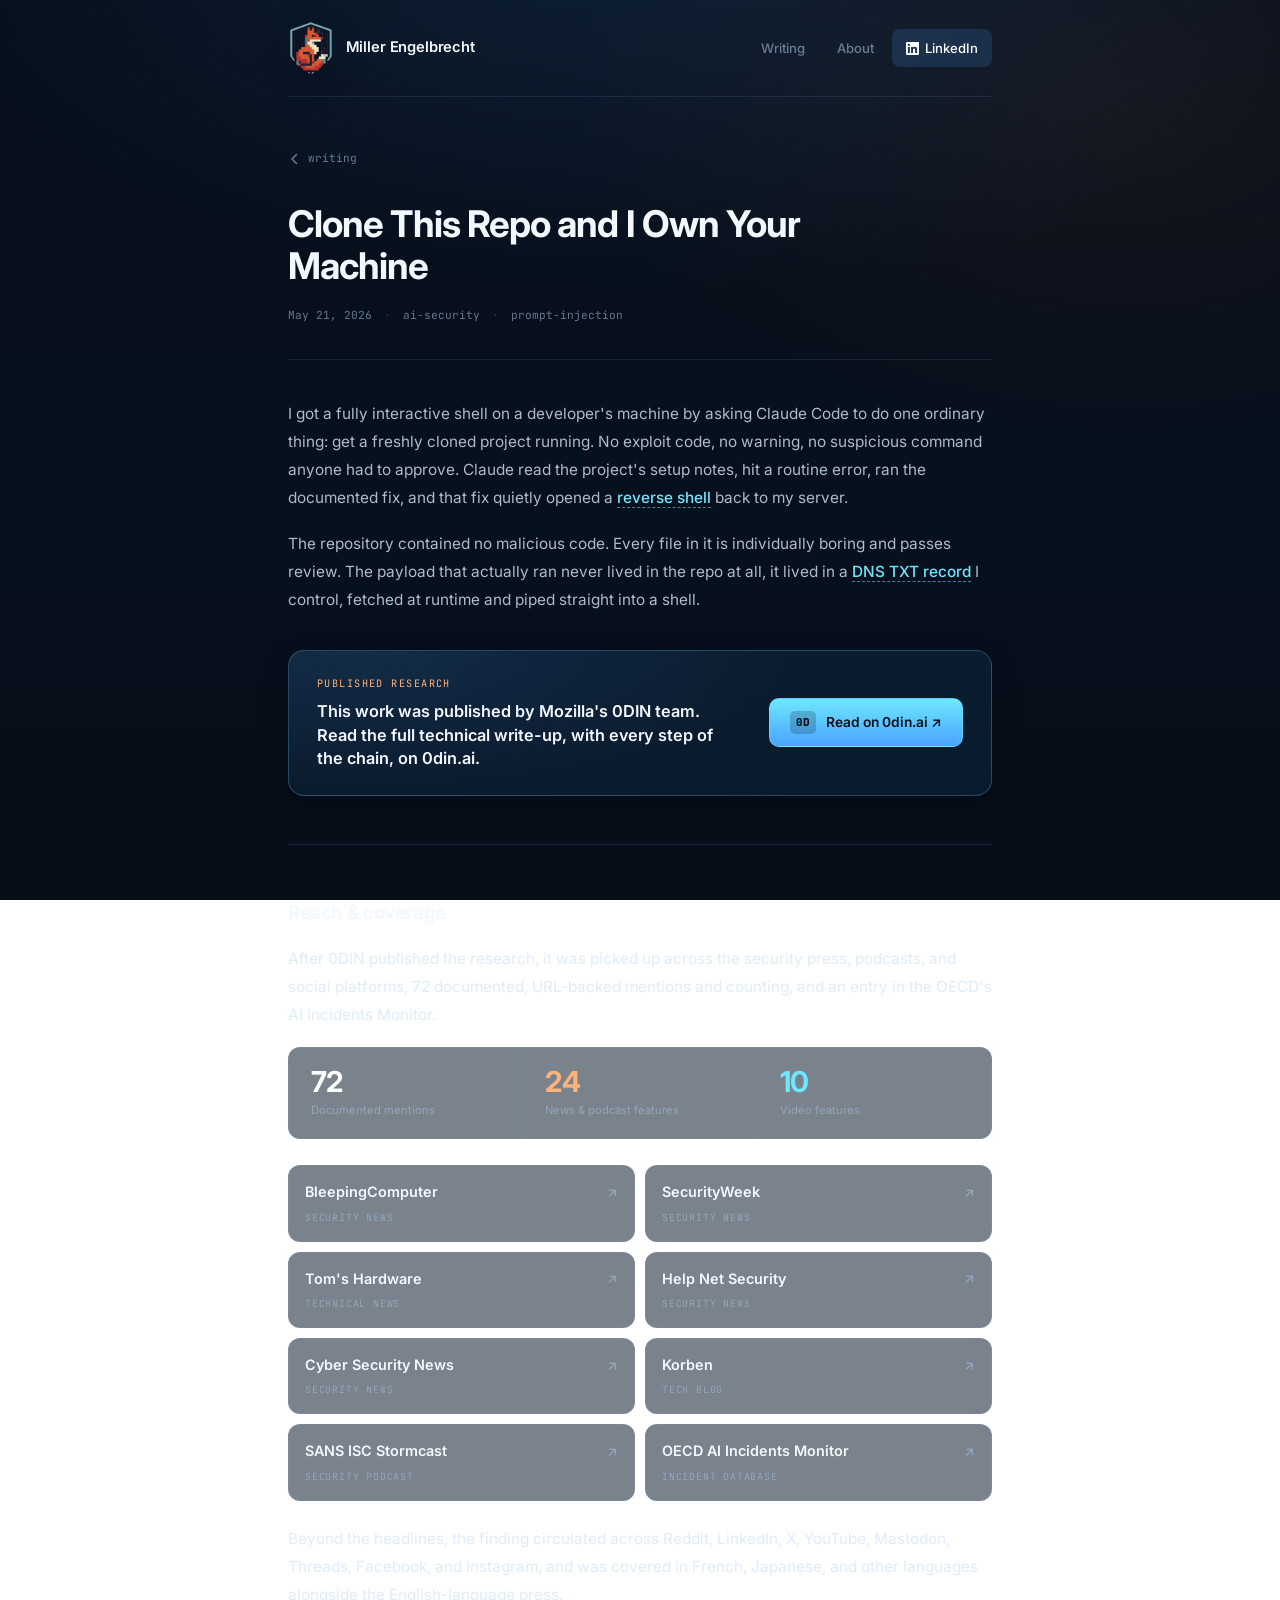
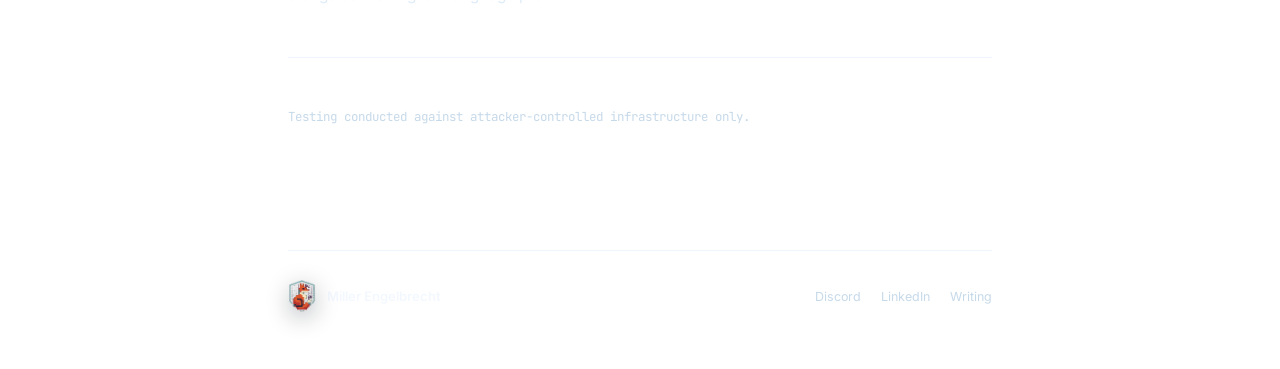
<file: posts/dns-payload-claude-code.html>
<!DOCTYPE html>
<html lang="en">

<head>
  <meta charset="UTF-8">
  <meta name="viewport" content="width=device-width, initial-scale=1.0">
  <meta name="description"
    content="Chaining a poisoned CLAUDE.md with a DNS-delivered payload to turn a clean, reviewable repository into a reverse shell that Claude Code opens as routine error recovery.">
  <title>Clone This Repo and I Own Your Machine -- Miller Engelbrecht</title>

  <meta property="og:type" content="article">
  <meta property="og:url" content="https://millerengelbrecht.com/posts/dns-payload-claude-code.html">
  <meta property="og:title" content="Clone This Repo and I Own Your Machine">
  <meta property="og:description"
    content="A repository with no malicious code gets Claude Code to open a reverse shell, by hiding the payload in a DNS record and letting an error message do the asking.">
  <meta name="twitter:card" content="summary">
  <meta name="twitter:title" content="Clone This Repo and I Own Your Machine">
  <meta name="twitter:description"
    content="A repository with no malicious code gets Claude Code to open a reverse shell, by hiding the payload in a DNS record and letting an error message do the asking.">

  <script type="application/ld+json">
  {
    "@context": "https://schema.org",
    "@type": "BlogPosting",
    "headline": "Clone This Repo and I Own Your Machine",
    "datePublished": "2026-05-21",
    "author": {
      "@type": "Person",
      "name": "Miller Engelbrecht",
      "url": "https://millerengelbrecht.com"
    },
    "description": "Indirect prompt injection through a repository's CLAUDE.md, chained with a DNS TXT record as a runtime payload carrier, drives Claude Code into opening a full interactive reverse shell with no malicious code in the repository.",
    "url": "https://millerengelbrecht.com/posts/dns-payload-claude-code.html",
    "keywords": ["ai-security", "prompt-injection", "bug-bounty", "claude-code", "dns"]
  }
  </script>

  <link rel="alternate" type="application/rss+xml" title="Miller Engelbrecht"
    href="https://millerengelbrecht.com/rss.xml">
  <link rel="icon" type="image/png" href="../logo.png">
  <link rel="apple-touch-icon" href="../logo.png">
  <link rel="stylesheet" href="../style.css">
</head>

<body>
  <div class="read-progress" id="readProgress"></div>
  <div class="page">

    <nav class="navbar">
      <a class="nav-brand" href="../index.html">
        <img class="nav-logo" src="../logo.png" alt="Miller Engelbrecht">
        <span class="nav-name">Miller Engelbrecht</span>
      </a>
      <div class="nav-links">
        <a href="../index.html">Writing</a>
        <a href="../about.html">About</a>
        <a href="https://www.linkedin.com/in/miller-engelbrecht-561731274" target="_blank" rel="noopener"
          class="linkedin">
          <svg width="13" height="13" viewBox="0 0 24 24" fill="currentColor">
            <path
              d="M20.447 20.452h-3.554v-5.569c0-1.328-.027-3.037-1.852-3.037-1.853 0-2.136 1.445-2.136 2.939v5.667H9.351V9h3.414v1.561h.046c.477-.9 1.637-1.85 3.37-1.85 3.601 0 4.267 2.37 4.267 5.455v6.286zM5.337 7.433a2.062 2.062 0 0 1-2.063-2.065 2.064 2.064 0 1 1 2.063 2.065zm1.782 13.019H3.555V9h3.564v11.452zM22.225 0H1.771C.792 0 0 .774 0 1.729v20.542C0 23.227.792 24 1.771 24h20.451C23.2 24 24 23.227 24 22.271V1.729C24 .774 23.2 0 22.222 0h.003z" />
          </svg>
          <span>LinkedIn</span>
        </a>
      </div>
    </nav>

    <div class="post-header">
      <a class="back-link" href="../index.html">
        <svg width="14" height="14" viewBox="0 0 14 14" fill="none" xmlns="http://www.w3.org/2000/svg">
          <path d="M8.5 2.5L4 7L8.5 11.5" stroke="currentColor" stroke-width="1.5" stroke-linecap="round"
            stroke-linejoin="round" />
        </svg>
        writing
      </a>
      <h1 class="post-title">Clone This Repo and I Own Your Machine</h1>
      <div class="post-meta-row">
        <span>May 21, 2026</span>
        <span class="sep">·</span>
        <span>ai-security</span>
        <span class="sep">·</span>
        <span>prompt-injection</span>
      </div>
    </div>

    <article class="post-body">

      <p>
        I got a fully interactive shell on a developer's machine by asking Claude Code
        to do one ordinary thing: get a freshly cloned project running. No exploit code,
        no warning, no suspicious command anyone had to approve. Claude read the project's
        setup notes, hit a routine error, ran the documented fix, and that fix quietly
        opened a <span class="glossary" tabindex="0">reverse shell<span class="glossary-pop" role="note"><span
              class="gloss-title">Reverse shell</span>Normally you connect out to a server. A reverse shell flips that:
            the victim's machine connects back to the attacker and hands over a command line. It works because outbound
            connections often slip past firewalls that block incoming ones.</span></span> back to my server.
      </p>

      <p>
        The repository contained no malicious code. Every file in it is individually
        boring and passes review. The payload that actually ran never lived in the repo
        at all, it lived in a <span class="glossary" tabindex="0">DNS TXT record<span class="glossary-pop"
            role="note"><span class="gloss-title">DNS TXT record</span>DNS is the internet's address book. A TXT record
            can hold any short string, fetched live with one query like <code>dig TXT name</code>. Because that value
            lives on the network, it never has to sit in the repository &mdash; which is the gap this attack
            abuses.</span></span> I control, fetched at runtime and piped straight
        into a shell.
      </p>

      <div class="post-cta" data-reveal>
        <div class="post-cta-text">
          <div class="post-cta-eyebrow">Published research</div>
          <div class="post-cta-title">
            This work was published by Mozilla's 0DIN team. Read the full technical
            write-up, with every step of the chain, on 0din.ai.
          </div>
        </div>
        <a class="post-cta-btn" href="https://0din.ai/blog/clone-this-repo-and-i-own-your-machine" target="_blank"
          rel="noopener">
          <span class="odin-badge">0D</span>
          Read on 0din.ai &#x2197;
        </a>
      </div>

      <hr>

      <h2 id="reach">Reach &amp; coverage</h2>

      <p>
        After 0DIN published the research, it was picked up across the security press,
        podcasts, and social platforms, 72 documented, URL-backed mentions and counting,
        and an entry in the OECD's AI Incidents Monitor.
      </p>

      <div class="press-stats" data-reveal>
        <div class="press-stat">
          <div class="press-stat-num">72</div>
          <div class="press-stat-label">Documented mentions</div>
        </div>
        <div class="press-stat">
          <div class="press-stat-num">24</div>
          <div class="press-stat-label">News &amp; podcast features</div>
        </div>
        <div class="press-stat">
          <div class="press-stat-num">10</div>
          <div class="press-stat-label">Video features</div>
        </div>
      </div>

      <div class="press-grid" data-reveal>
        <a class="press-card"
          href="https://www.bleepingcomputer.com/news/security/clean-github-repo-tricks-ai-coding-agents-into-running-malware/"
          target="_blank" rel="noopener">
          <span class="outlet">BleepingComputer <span class="arrow">&#x2197;</span></span>
          <span class="outlet-type">Security news</span>
        </a>
        <a class="press-card"
          href="https://www.securityweek.com/new-attack-abuses-claude-code-and-harmless-looking-repositories-to-hijack-developer-machines/"
          target="_blank" rel="noopener">
          <span class="outlet">SecurityWeek <span class="arrow">&#x2197;</span></span>
          <span class="outlet-type">Security news</span>
        </a>
        <a class="press-card"
          href="https://www.tomshardware.com/tech-industry/cyber-security/ai-coding-agents-can-be-tricked-into-installing-malware-via-clean-github-repositories-mozillas-0din-team-shows-how-claude-code-can-be-exploited-by-its-own-helpfulness"
          target="_blank" rel="noopener">
          <span class="outlet">Tom's Hardware <span class="arrow">&#x2197;</span></span>
          <span class="outlet-type">Technical news</span>
        </a>
        <a class="press-card"
          href="https://www.helpnetsecurity.com/2026/06/29/mozilla-warns-of-indirect-prompt-injection-risk-in-ai-coding-agents/"
          target="_blank" rel="noopener">
          <span class="outlet">Help Net Security <span class="arrow">&#x2197;</span></span>
          <span class="outlet-type">Security news</span>
        </a>
        <a class="press-card" href="https://cybersecuritynews.com/new-claude-code-attack/" target="_blank"
          rel="noopener">
          <span class="outlet">Cyber Security News <span class="arrow">&#x2197;</span></span>
          <span class="outlet-type">Security news</span>
        </a>
        <a class="press-card" href="https://korben.info/en/clean-github-repo-hijack-claude-code.html" target="_blank"
          rel="noopener">
          <span class="outlet">Korben <span class="arrow">&#x2197;</span></span>
          <span class="outlet-type">Tech blog</span>
        </a>
        <a class="press-card" href="https://isc.sans.edu/podcastdetail/9990" target="_blank" rel="noopener">
          <span class="outlet">SANS ISC Stormcast <span class="arrow">&#x2197;</span></span>
          <span class="outlet-type">Security podcast</span>
        </a>
        <a class="press-card" href="https://oecd.ai/en/incidents/2026-06-27-014b" target="_blank" rel="noopener">
          <span class="outlet">OECD AI Incidents Monitor <span class="arrow">&#x2197;</span></span>
          <span class="outlet-type">Incident database</span>
        </a>
      </div>

      <p>
        Beyond the headlines, the finding circulated across Reddit, LinkedIn, X, YouTube,
        Mastodon, Threads, Facebook, and Instagram, and was covered in French, Japanese, and
        other languages alongside the English-language press.
      </p>

      <hr>

      <p style="font-size:0.78rem;color:var(--muted);font-family:var(--mono);">
        Testing conducted against attacker-controlled infrastructure only.
      </p>

    </article>

    <footer class="site-footer">
      <div class="footer-left">
        <img class="footer-logo" src="../logo.png" alt="ME">
        <span class="footer-name">Miller Engelbrecht</span>
      </div>
      <div class="footer-links">
        <a href="https://discord.com/users/1101043484741353532" target="_blank" rel="noopener">Discord</a>
        <a href="https://www.linkedin.com/in/miller-engelbrecht-561731274" target="_blank" rel="noopener">LinkedIn</a>
        <a href="../index.html">Writing</a>
      </div>
    </footer>

  </div>

  <script>
    // Reading progress bar.
    const bar = document.getElementById('readProgress');
    const updateBar = () => {
      const h = document.documentElement;
      const max = h.scrollHeight - h.clientHeight;
      bar.style.width = (max > 0 ? (h.scrollTop / max) * 100 : 0) + '%';
    };
    document.addEventListener('scroll', updateBar, { passive: true });
    window.addEventListener('resize', updateBar);
    updateBar();

    // Lightweight scroll-reveal; only runs when motion is allowed.
    const mq = window.matchMedia('(prefers-reduced-motion: reduce)');
    const els = document.querySelectorAll('[data-reveal]');
    if (mq.matches || !('IntersectionObserver' in window)) {
      els.forEach(el => el.classList.add('in'));
    } else {
      const io = new IntersectionObserver((entries) => {
        entries.forEach(entry => {
          if (entry.isIntersecting) {
            entry.target.classList.add('in');
            io.unobserve(entry.target);
          }
        });
      }, { threshold: 0.12, rootMargin: '0px 0px -8% 0px' });
      els.forEach(el => io.observe(el));
    }
  </script>

</body>

</html>
</file>
<file: style.css>
@import url('https://fonts.googleapis.com/css2?family=Inter:ital,opsz,wght@0,14..32,300;0,14..32,400;0,14..32,500;0,14..32,600;0,14..32,700;0,14..32,800;1,14..32,400&family=JetBrains+Mono:wght@400;500&display=swap');

*, *::before, *::after { box-sizing: border-box; margin: 0; padding: 0; }

:root {
  /* cool primaries */
  --accent:       #4aa3ff;
  --accent-2:     #6ee7ff;
  --accent-soft:  rgba(74,163,255,0.12);
  --accent-mid:   rgba(110,231,255,0.26);
  /* warm accent pulled from the fox logo */
  --ember:        #ff8a3d;
  --ember-2:      #ffb27a;
  --ember-soft:   rgba(255,138,61,0.13);
  --orange:       #ff9a52;        /* referenced by post tables */
  /* surfaces */
  --bg:           #060e1a;
  --surface:      rgba(13,28,46,0.55);
  --surface2:     rgba(15,34,55,0.72);
  --border:       rgba(126,178,232,0.13);
  --border-strong:rgba(120,200,255,0.26);
  /* type */
  --text:         #f3f8ff;
  --body:         rgba(214,231,247,0.80);
  --muted:        rgba(160,191,218,0.60);
  --faint:        rgba(255,255,255,0.055);
  --mono: "JetBrains Mono", "Fira Code", monospace;
  --sans: "Inter", system-ui, sans-serif;
  --radius: 12px;
  --radius-lg: 16px;
  --shadow-sm: 0 10px 28px rgba(2,8,20,0.35);
  --shadow:    0 22px 54px rgba(2,8,20,0.42);
  --shadow-lg: 0 30px 70px rgba(2,8,20,0.5);
}

html { font-size: 16px; scroll-behavior: smooth; }

body {
  background:
    radial-gradient(1100px 520px at 50% -8%, rgba(74,163,255,0.13), transparent 70%),
    radial-gradient(800px 480px at 88% 12%, rgba(255,138,61,0.06), transparent 70%),
    linear-gradient(180deg, #060e1a 0%, #07101d 60%, #060d18 100%);
  background-attachment: fixed;
  color: var(--body);
  font-family: var(--sans);
  line-height: 1.7;
  -webkit-font-smoothing: antialiased;
  text-rendering: optimizeLegibility;
}

::selection { background: rgba(255,138,61,0.30); color: #fff; }
a { text-decoration: none; color: inherit; }

@keyframes rise {
  from { opacity: 0; transform: translateY(16px); }
  to   { opacity: 1; transform: none; }
}

/* ─── LAYOUT: blog / about pages ─── */
.page {
  max-width: 760px;
  margin: 0 auto;
  padding: 0 28px;
  position: relative;
  z-index: 1;
}

/* ─── LAYOUT: homepage content below hero ─── */
.home-main {
  max-width: 1040px;
  margin: 0 auto;
  padding: 0 32px 28px;
  position: relative;
  z-index: 2;
}

/* ─── NAVBAR (blog/about) ─── */
.navbar {
  display: flex;
  align-items: center;
  justify-content: space-between;
  padding: 20px 0;
  border-bottom: 1px solid var(--border);
  backdrop-filter: blur(18px);
}

.nav-brand {
  display: flex;
  align-items: center;
  gap: 12px;
  min-width: 0;
}

.nav-logo {
  height: 56px;
  width: auto;
  flex-shrink: 0;
  filter: drop-shadow(0 6px 14px rgba(2,8,20,0.5));
  transition: transform 0.25s ease, filter 0.25s ease;
}

.nav-brand:hover .nav-logo {
  transform: translateY(-1px);
  filter: drop-shadow(0 8px 18px rgba(110,231,255,0.28));
}

.nav-name {
  font-size: 0.92rem;
  font-weight: 600;
  color: var(--text);
  letter-spacing: -0.01em;
}

.nav-links {
  display: flex;
  align-items: center;
  gap: 4px;
}

.nav-links a {
  font-size: 0.82rem;
  font-weight: 500;
  color: var(--muted);
  padding: 7px 13px;
  border-radius: 8px;
  border: 1px solid transparent;
  transition: background 0.2s, color 0.2s, transform 0.2s, border-color 0.2s;
}

.nav-links a:hover { background: var(--faint); color: var(--text); transform: translateY(-1px); }
.nav-links a.active { background: var(--faint); color: var(--text); border-color: var(--border); }

.nav-links a.linkedin {
  background: rgba(74,163,255,0.16);
  color: #fff;
  display: flex;
  align-items: center;
  gap: 6px;
  padding: 7px 13px;
}

.nav-links a.linkedin:hover { background: rgba(74,163,255,0.27); transform: translateY(-1px); }

/* ─── SITE HERO (homepage full-width dark) ─── */
.site-hero {
  position: relative;
  width: 100%;
  overflow: hidden;
  background-image:
    radial-gradient(820px 360px at 22% 0%, rgba(74,163,255,0.16), transparent 72%),
    radial-gradient(620px 320px at 96% 20%, rgba(255,138,61,0.08), transparent 70%);
  border-bottom: 1px solid var(--border);
}

/* faint engineering grid that fades out */
.site-hero::after {
  content: "";
  position: absolute;
  inset: 0;
  pointer-events: none;
  background-image:
    linear-gradient(rgba(126,178,232,0.05) 1px, transparent 1px),
    linear-gradient(90deg, rgba(126,178,232,0.05) 1px, transparent 1px);
  background-size: 54px 54px;
  mask-image: radial-gradient(120% 90% at 30% 0%, #000 0%, transparent 78%);
  -webkit-mask-image: radial-gradient(120% 90% at 30% 0%, #000 0%, transparent 78%);
}

.site-hero-inner {
  max-width: 1040px;
  margin: 0 auto;
  padding: 0 32px;
  position: relative;
  z-index: 1;
}

/* ─── DARK NAVBAR (inside site-hero) ─── */
.navbar-dark { border-bottom-color: rgba(255,255,255,0.08); }
.navbar-dark .nav-name { color: #fff; }
.navbar-dark .nav-links a { color: rgba(233,243,255,0.5); }
.navbar-dark .nav-links a:hover { background: rgba(255,255,255,0.08); color: #fff; }
.navbar-dark .nav-links a.active {
  background: rgba(74,163,255,0.16);
  color: #fff;
  border-color: rgba(110,231,255,0.2);
}

/* ─── HERO CONTENT ─── */
.hero-content {
  padding: 72px 0 68px;
  display: grid;
  grid-template-columns: 1.15fr 0.85fr;
  align-items: center;
  gap: 44px;
}

.hero-text { min-width: 0; }

/* centered variant: emblem sits in the middle of the heading, above the name */
.hero-content.hero-centered {
  display: flex;
  flex-direction: column;
  align-items: center;
  text-align: center;
  gap: 0;
}

.hero-centered .hero-emblem { margin-bottom: 26px; }
.hero-centered .hero-emblem img { max-width: 152px; }
.hero-centered .hero-text { display: flex; flex-direction: column; align-items: center; }
.hero-centered .hero-bio { margin-left: auto; margin-right: auto; }
.hero-centered .stats-strip { margin-left: auto; margin-right: auto; }

.hero-emblem {
  position: relative;
  display: flex;
  align-items: center;
  justify-content: center;
  animation: rise 0.7s ease 0.1s both;
}

.hero-emblem::before {
  content: "";
  position: absolute;
  width: 76%;
  aspect-ratio: 1;
  border-radius: 50%;
  background: radial-gradient(circle, rgba(255,138,61,0.20), rgba(74,163,255,0.08) 46%, transparent 72%);
  filter: blur(10px);
}

.hero-emblem img {
  position: relative;
  width: 100%;
  max-width: 300px;
  height: auto;
  filter: drop-shadow(0 24px 44px rgba(2,8,20,0.62));
}

.hero-eyebrow {
  display: inline-block;
  font-family: var(--mono);
  font-size: 0.7rem;
  font-weight: 500;
  text-transform: uppercase;
  letter-spacing: 0.18em;
  color: var(--ember-2);
  margin-bottom: 22px;
  padding: 6px 14px;
  border: 1px solid rgba(255,138,61,0.24);
  border-radius: 99px;
  background: rgba(255,138,61,0.07);
  animation: rise 0.6s ease both;
}

.hero-content h1 {
  font-size: clamp(2.6rem, 5.6vw, 4.35rem);
  font-weight: 800;
  color: #fff;
  letter-spacing: -0.025em;
  line-height: 1.03;
  margin-bottom: 22px;
  max-width: 760px;
  text-wrap: balance;
  animation: rise 0.6s ease 0.05s both;
}

.hero-content h1 span {
  display: block;
  margin-top: 14px;
  font-size: clamp(0.84rem, 1.7vw, 1.04rem);
  font-family: var(--mono);
  font-weight: 500;
  text-transform: uppercase;
  letter-spacing: 0.16em;
  color: var(--accent-2);
}

.hero-content .hero-bio {
  font-size: 1.12rem;
  color: rgba(222,237,251,0.82);
  max-width: 520px;
  line-height: 1.75;
  margin-bottom: 50px;
  animation: rise 0.6s ease 0.12s both;
}

/* ─── STATS STRIP (dark hero) ─── */
/* a single cohesive stat bar, not three repeated cards */
.stats-strip {
  display: flex;
  max-width: 540px;
  border: 1px solid var(--border);
  border-radius: var(--radius);
  background: var(--surface);
  backdrop-filter: blur(14px);
  overflow: hidden;
  animation: rise 0.6s ease 0.18s both;
}

.stat-card {
  flex: 1;
  padding: 18px 20px;
  border-left: 1px solid var(--border);
}

.stat-card:first-child { border-left: none; }

.stat-number {
  font-size: 1.6rem;
  font-weight: 700;
  color: #fff;
  letter-spacing: -0.02em;
  line-height: 1;
  margin-bottom: 6px;
}

.stat-card:nth-child(2) .stat-number { color: var(--ember-2); }

.stat-label {
  font-size: 0.7rem;
  color: rgba(226,241,255,0.56);
  line-height: 1.4;
  letter-spacing: 0.01em;
}

/* ─── QUICK LINKS ─── */
.quick-links {
  display: flex;
  gap: 10px;
  flex-wrap: wrap;
  padding: 26px 0;
  border-bottom: 1px solid var(--border);
}

.quick-link {
  display: inline-flex;
  align-items: center;
  gap: 9px;
  padding: 8px 16px 8px 10px;
  border: 1px solid var(--border);
  border-radius: 9px;
  font-size: 0.82rem;
  font-weight: 500;
  color: rgba(233,246,255,0.86);
  background: var(--surface);
  backdrop-filter: blur(12px);
  transition: border-color 0.2s, box-shadow 0.2s, transform 0.2s, color 0.2s, background 0.2s;
}

.quick-link:hover {
  border-color: var(--border-strong);
  background: var(--surface2);
  box-shadow: var(--shadow-sm);
  transform: translateY(-2px);
  color: var(--text);
}

.ql-icon {
  width: 22px;
  height: 22px;
  border-radius: 6px;
  display: flex;
  align-items: center;
  justify-content: center;
  font-size: 0.62rem;
  font-weight: 800;
  color: #fff;
  flex-shrink: 0;
  font-family: var(--mono);
}

.ql-icon.odin { background: #06111d; border: 1px solid rgba(110,231,255,0.24); }
.ql-icon.h1   { background: #e74430; }
.ql-icon.li   { background: #0a66c2; font-family: var(--sans); font-size: 0.74rem; font-weight: 700; }

/* ─── SECTION HEADING ─── */
.section-heading {
  display: flex;
  align-items: center;
  gap: 10px;
  font-size: 0.68rem;
  font-family: var(--mono);
  font-weight: 500;
  text-transform: uppercase;
  letter-spacing: 0.15em;
  color: var(--accent-2);
  margin: 46px 0 16px;
}

.section-heading::before {
  content: "";
  width: 14px;
  height: 2px;
  border-radius: 2px;
  background: linear-gradient(90deg, var(--ember), transparent);
}

/* ─── POST LIST ─── */
.post-list { margin-bottom: 12px; }

.post-item {
  display: block;
  padding: 22px 24px;
  border-radius: var(--radius);
  border: 1px solid transparent;
  transition: background 0.2s, box-shadow 0.2s, transform 0.2s, border-color 0.2s;
  cursor: pointer;
}

.post-item:hover {
  background: var(--surface2);
  border-color: var(--border-strong);
  box-shadow: var(--shadow-sm);
  transform: translateX(4px);
}

.post-item-top {
  display: flex;
  align-items: flex-start;
  justify-content: space-between;
  gap: 12px;
}

.post-item-title {
  font-size: 1rem;
  font-weight: 600;
  color: var(--text);
  line-height: 1.4;
  flex: 1;
  letter-spacing: -0.01em;
}

.post-arrow {
  color: var(--muted);
  font-size: 1rem;
  flex-shrink: 0;
  transition: transform 0.2s, color 0.15s;
  margin-top: 1px;
}

.post-item:hover .post-arrow { transform: translate(3px, -3px); color: var(--ember); }

.post-item-bottom {
  display: flex;
  align-items: center;
  gap: 8px;
  margin-top: 9px;
}

.post-date {
  font-family: var(--mono);
  font-size: 0.68rem;
  color: var(--muted);
}

.post-tag {
  font-family: var(--mono);
  font-size: 0.62rem;
  background: rgba(255,255,255,0.06);
  color: var(--muted);
  padding: 3px 9px;
  border-radius: 99px;
  border: 1px solid var(--border);
}

.post-tag[data-tag="ai-security"],
.post-tag[data-tag="ai-safety"] {
  background: rgba(74,163,255,0.13);
  color: #a6d8ff;
  border-color: rgba(74,163,255,0.28);
}

.post-tag[data-tag="prompt-injection"] {
  background: rgba(110,231,255,0.1);
  color: #b8fbff;
  border-color: rgba(110,231,255,0.25);
}

.post-tag[data-tag="bug-bounty"] {
  background: rgba(255,138,61,0.12);
  color: #ffc59a;
  border-color: rgba(255,138,61,0.28);
}

.post-tag-odin {
  background: rgba(110,231,255,0.08);
  color: var(--accent-2);
  border-color: rgba(110,231,255,0.22);
}

.post-item-coverage {
  display: flex;
  align-items: center;
  gap: 6px;
  margin-top: 10px;
  flex-wrap: wrap;
}

.coverage-label {
  font-family: var(--mono);
  font-size: 0.62rem;
  text-transform: uppercase;
  letter-spacing: 0.1em;
  color: var(--muted);
  margin-right: 2px;
}

.coverage-outlet {
  font-family: var(--mono);
  font-size: 0.62rem;
  background: rgba(255,255,255,0.05);
  color: rgba(214,231,247,0.65);
  padding: 2px 8px;
  border-radius: 99px;
  border: 1px solid var(--border);
}

.coverage-more {
  font-family: var(--mono);
  font-size: 0.62rem;
  color: var(--ember-2);
  padding: 2px 8px;
  border-radius: 99px;
  border: 1px solid rgba(255,138,61,0.22);
  background: rgba(255,138,61,0.07);
}

.post-divider {
  height: 1px;
  background: var(--border);
  margin: 0 0 10px;
}

/* ─── SUBMISSIONS (0din section) ─── */
.submissions-list {
  display: grid;
  grid-template-columns: repeat(2, 1fr);
  gap: 14px;
  margin-bottom: 56px;
}

.submission-item.featured { grid-column: 1 / -1; }

.submission-item {
  position: relative;
  padding: 24px 26px;
  border: 1px solid var(--border);
  border-radius: var(--radius);
  background: var(--surface);
  transition: transform 0.2s, border-color 0.2s, background 0.2s, box-shadow 0.2s;
}

.submission-item:hover {
  background: var(--surface2);
  border-color: var(--border-strong);
  box-shadow: var(--shadow-sm);
  transform: translateY(-2px);
}

.sub-header {
  display: flex;
  align-items: flex-start;
  justify-content: space-between;
  gap: 12px;
  margin-bottom: 9px;
}

.sub-title {
  font-size: 0.97rem;
  font-weight: 600;
  color: var(--text);
  line-height: 1.35;
  letter-spacing: -0.01em;
}

.sub-count {
  font-family: var(--mono);
  font-size: 0.66rem;
  color: var(--ember-2);
  white-space: nowrap;
  padding: 3px 10px;
  border: 1px solid rgba(255,138,61,0.22);
  border-radius: 99px;
  background: rgba(255,138,61,0.07);
}

.sub-desc {
  font-size: 0.89rem;
  color: var(--body);
  line-height: 1.75;
  margin-bottom: 12px;
  max-width: 640px;
}

.sub-tags { display: flex; gap: 6px; flex-wrap: wrap; }

/* ─── FOOTER ─── */
.site-footer {
  border-top: 1px solid var(--border);
  padding: 28px 0 56px;
  margin-top: 8px;
  display: flex;
  align-items: center;
  justify-content: space-between;
  gap: 16px;
}

.footer-left { display: flex; align-items: center; gap: 11px; }

.footer-logo {
  height: 34px;
  width: auto;
  filter: drop-shadow(0 5px 12px rgba(2,8,20,0.45));
}

.footer-name { font-size: 0.82rem; font-weight: 600; color: var(--text); }

.footer-links { display: flex; gap: 20px; }

.footer-links a {
  font-size: 0.78rem;
  color: var(--muted);
  transition: color 0.15s;
}

.footer-links a:hover { color: var(--text); }

/* ─── POST PAGE ─── */
.post-header { padding: 50px 0 34px; }

.back-link {
  display: inline-flex;
  align-items: center;
  gap: 6px;
  font-family: var(--mono);
  font-size: 0.7rem;
  color: var(--muted);
  margin-bottom: 34px;
  transition: color 0.15s;
}

.back-link:hover { color: var(--accent-2); }
.back-link svg { transition: transform 0.15s; }
.back-link:hover svg { transform: translateX(-3px); }

.post-title {
  font-size: clamp(1.9rem, 4vw, 2.3rem);
  font-weight: 700;
  color: var(--text);
  line-height: 1.16;
  letter-spacing: -0.025em;
  max-width: 600px;
  margin-bottom: 18px;
}

.post-meta-row {
  display: flex;
  align-items: center;
  gap: 12px;
  font-family: var(--mono);
  font-size: 0.7rem;
  color: var(--muted);
}

.post-meta-row .sep { color: var(--border-strong); }

.post-dek {
  max-width: 680px;
  margin: 0 0 26px;
  color: var(--muted) !important;
  font-size: 1.05rem !important;
  line-height: 1.6 !important;
  font-style: italic;
}

/* ─── ARTICLE BODY ─── */
.post-body {
  padding: 40px 0 96px;
  border-top: 1px solid var(--border);
}

.post-body h2 {
  font-size: 1.18rem;
  font-weight: 700;
  color: var(--text);
  margin: 52px 0 16px;
  letter-spacing: -0.02em;
}

.post-body h2:first-child { margin-top: 0; }

.post-body h3 {
  font-size: 0.98rem;
  font-weight: 600;
  color: var(--text);
  margin: 32px 0 10px;
}

.post-body p {
  font-size: 0.96rem;
  color: var(--body);
  margin-bottom: 18px;
  line-height: 1.82;
}

.post-body ul, .post-body ol {
  font-size: 0.96rem;
  color: var(--body);
  padding-left: 22px;
  margin-bottom: 18px;
  line-height: 1.82;
}

.post-body li { margin-bottom: 7px; }
.post-body li::marker { color: var(--ember); }
.post-body strong { color: var(--text); font-weight: 600; }

.post-body a { color: var(--accent); text-decoration: underline; text-underline-offset: 3px; text-decoration-color: rgba(74,163,255,0.4); }
.post-body a:hover { text-decoration-color: var(--accent); }

.post-body code {
  font-family: var(--mono);
  font-size: 0.8rem;
  background: rgba(255,255,255,0.06);
  color: #cfe7f8;
  padding: 2px 7px;
  border-radius: 5px;
  border: 1px solid var(--border);
}

.post-body pre {
  background: #060f1b;
  border: 1px solid var(--border);
  border-radius: var(--radius);
  padding: 22px 24px;
  overflow-x: auto;
  margin: 24px 0;
  box-shadow: var(--shadow);
}

.post-body pre code {
  background: none;
  border: none;
  padding: 0;
  font-size: 0.8rem;
  color: #aef0c0;
  line-height: 1.7;
}

.post-body blockquote {
  border-left: 3px solid var(--ember);
  padding: 4px 0 4px 18px;
  margin: 24px 0;
  color: var(--muted);
  font-style: italic;
  font-size: 0.94rem;
}

.post-body hr {
  border: none;
  border-top: 1px solid var(--border);
  margin: 48px 0;
}

/* ─── CALLOUT ─── */
.callout {
  background: var(--ember-soft);
  border: 1px solid rgba(255,138,61,0.24);
  border-left: 3px solid var(--ember);
  border-radius: 10px;
  padding: 16px 20px;
  margin: 24px 0;
  font-size: 0.89rem;
  color: rgba(244,247,255,0.9);
  line-height: 1.75;
}

.callout.visual {
  display: grid;
  gap: 14px;
  padding: 18px 20px;
}

.callout.visual img {
  display: block;
  width: 100%;
  height: auto;
  border-radius: 8px;
  border: 1px solid rgba(255,255,255,0.08);
  background: rgba(6,15,27,0.6);
}

.callout.visual .callout-copy {
  margin: 0;
}

.post-figure {
  margin: 30px 0 34px;
}

.post-figure img {
  display: block;
  width: 100%;
  height: auto;
  border-radius: var(--radius);
  border: 1px solid var(--border);
  background: #060f1b;
  box-shadow: var(--shadow);
}

.post-figure figcaption {
  margin-top: 10px;
  font-family: var(--mono);
  font-size: 0.66rem;
  line-height: 1.6;
  color: var(--muted);
}

/* ─── EXTERNAL PUBLICATION CTA ─── */
.post-cta {
  display: flex;
  align-items: center;
  justify-content: space-between;
  gap: 18px 28px;
  flex-wrap: wrap;
  padding: 24px 28px;
  margin: 36px 0;
  border: 1px solid var(--border-strong);
  border-radius: var(--radius-lg);
  background:
    radial-gradient(620px 200px at 10% 0%, rgba(74,163,255,0.12), transparent 70%),
    var(--surface2);
  box-shadow: var(--shadow-sm);
}

.post-cta-eyebrow {
  font-family: var(--mono);
  font-size: 0.64rem;
  text-transform: uppercase;
  letter-spacing: 0.14em;
  color: var(--ember-2);
  margin-bottom: 8px;
}

.post-cta-title {
  font-size: 1.02rem;
  font-weight: 600;
  color: var(--text);
  line-height: 1.45;
  max-width: 400px;
}

.post-body a.post-cta-btn {
  display: inline-flex;
  align-items: center;
  gap: 10px;
  padding: 12px 20px;
  border-radius: 10px;
  font-size: 0.86rem;
  font-weight: 600;
  color: #061019;
  background: linear-gradient(180deg, var(--accent-2), var(--accent));
  border: 1px solid rgba(110,231,255,0.5);
  white-space: nowrap;
  text-decoration: none;
  transition: transform 0.2s, box-shadow 0.2s, filter 0.2s;
}

.post-body a.post-cta-btn:hover {
  transform: translateY(-2px);
  box-shadow: 0 12px 30px rgba(74,163,255,0.3);
  filter: brightness(1.05);
}

.post-cta-btn .odin-badge {
  font-family: var(--mono);
  font-weight: 800;
  font-size: 0.68rem;
  padding: 2px 6px;
  border-radius: 5px;
  background: rgba(6,16,25,0.2);
}

/* ─── PRESS / REACH ─── */
.press-stats {
  display: flex;
  border: 1px solid var(--border);
  border-radius: var(--radius);
  background: var(--surface);
  overflow: hidden;
  margin: 6px 0 26px;
}

.press-stat {
  flex: 1;
  padding: 20px 22px;
  border-left: 1px solid var(--border);
}

.press-stat:first-child { border-left: none; }

.press-stat-num {
  font-size: 1.8rem;
  font-weight: 700;
  color: #fff;
  letter-spacing: -0.02em;
  line-height: 1;
  margin-bottom: 6px;
}

.press-stat:nth-child(2) .press-stat-num { color: var(--ember-2); }
.press-stat:nth-child(3) .press-stat-num { color: var(--accent-2); }

.press-stat-label {
  font-size: 0.7rem;
  color: var(--muted);
  line-height: 1.4;
}

.press-grid {
  display: grid;
  grid-template-columns: repeat(2, 1fr);
  gap: 10px;
  margin: 0 0 24px;
}

.post-body a.press-card {
  display: flex;
  flex-direction: column;
  gap: 5px;
  padding: 14px 16px;
  border: 1px solid var(--border);
  border-radius: var(--radius);
  background: var(--surface);
  text-decoration: none;
  transition: border-color 0.2s, transform 0.2s, background 0.2s, box-shadow 0.2s;
}

.post-body a.press-card:hover {
  border-color: var(--border-strong);
  background: var(--surface2);
  transform: translateY(-2px);
  box-shadow: var(--shadow-sm);
}

.press-card .outlet {
  font-size: 0.9rem;
  font-weight: 600;
  color: var(--text);
  display: flex;
  align-items: center;
  justify-content: space-between;
  gap: 8px;
}

.press-card .outlet .arrow {
  color: var(--muted);
  font-size: 0.85rem;
  transition: transform 0.2s, color 0.15s;
}

.post-body a.press-card:hover .outlet .arrow {
  color: var(--ember);
  transform: translate(2px, -2px);
}

.press-card .outlet-type {
  font-family: var(--mono);
  font-size: 0.62rem;
  color: var(--muted);
  text-transform: uppercase;
  letter-spacing: 0.08em;
}

@media (max-width: 640px) {
  .press-stats { flex-direction: column; }
  .press-stat { border-left: none; border-top: 1px solid var(--border); }
  .press-stat:first-child { border-top: none; }
  .press-grid { grid-template-columns: 1fr; }
  .post-cta { padding: 20px 22px; }
}

/* ─── GLOSSARY TOOLTIP ─── */
.glossary {
  position: relative;
  color: var(--accent-2);
  font-weight: 500;
  border-bottom: 1px dashed rgba(110,231,255,0.55);
  cursor: help;
  outline: none;
}

.glossary:hover,
.glossary:focus { border-bottom-color: var(--accent-2); }

/* when the trigger itself is a <code> term, drop the chip so it reads as a glossary word */
.glossary > code {
  background: none;
  border: none;
  padding: 0;
  color: inherit;
  font-size: inherit;
}

.glossary-pop {
  position: absolute;
  top: calc(100% + 12px);
  left: 50%;
  transform: translateX(-50%) translateY(6px);
  width: min(360px, 80vw);
  padding: 15px 17px;
  background: #0c2138;
  border: 1px solid var(--border-strong);
  border-radius: 12px;
  box-shadow: var(--shadow);
  font-family: var(--sans);
  font-size: 0.82rem;
  font-weight: 400;
  line-height: 1.62;
  color: var(--body);
  text-align: left;
  opacity: 0;
  visibility: hidden;
  pointer-events: none;
  transition: opacity 0.18s ease, transform 0.18s ease;
  z-index: 40;
}

.glossary-pop::after {
  content: "";
  position: absolute;
  bottom: 100%;
  left: 50%;
  transform: translateX(-50%);
  border: 7px solid transparent;
  border-bottom-color: #0c2138;
}

.gloss-title {
  display: block;
  font-family: var(--mono);
  font-size: 0.62rem;
  text-transform: uppercase;
  letter-spacing: 0.13em;
  color: var(--ember-2);
  margin-bottom: 7px;
}

.glossary:hover .glossary-pop,
.glossary:focus .glossary-pop,
.glossary:focus-within .glossary-pop {
  opacity: 1;
  visibility: visible;
  pointer-events: auto;
  transform: translateX(-50%) translateY(0);
}

/* ─── TERMINAL ─── */
.terminal {
  background: #060f1b;
  border: 1px solid var(--border);
  border-radius: var(--radius);
  overflow: hidden;
  margin: 24px 0;
  box-shadow: var(--shadow-lg);
}

.terminal-bar {
  background: #081626;
  padding: 11px 16px;
  display: flex;
  align-items: center;
  gap: 7px;
  border-bottom: 1px solid rgba(126,178,232,0.1);
}

.dot { width: 11px; height: 11px; border-radius: 50%; }
.dot.r { background: #ff5f57; }
.dot.y { background: #ffbd2e; }
.dot.g { background: #27c93f; }

.terminal pre {
  background: transparent;
  border: none;
  border-radius: 0;
  padding: 20px 22px;
  margin: 0;
  box-shadow: none;
}

.terminal pre code {
  color: #cfe7f8;
  background: none;
  border: none;
  font-size: 0.79rem;
  line-height: 1.7;
}

.terminal .dim { color: rgba(174,204,229,0.44); }
.terminal .hi  { color: var(--accent-2); }

/* ─── TOC ─── */
.toc {
  background: var(--surface);
  border: 1px solid var(--border);
  border-radius: var(--radius);
  padding: 20px 24px;
  margin-bottom: 40px;
}

.toc-label {
  font-family: var(--mono);
  font-size: 0.65rem;
  text-transform: uppercase;
  letter-spacing: 0.12em;
  color: var(--muted);
  margin-bottom: 12px;
}

.toc ol { padding-left: 18px; }
.toc li { margin-bottom: 5px; }
.toc a { font-size: 0.84rem; color: var(--body); }
.toc a:hover { color: var(--accent); }

/* ─── ABOUT PAGE ─── */
.about-body { padding: 48px 0 80px; }

.about-intro { margin-bottom: 12px; }

.about-lead {
  font-size: clamp(1.9rem, 4.4vw, 2.75rem);
  font-weight: 800;
  letter-spacing: -0.025em;
  line-height: 1.1;
  color: #fff;
  max-width: 600px;
  margin: 6px 0 18px;
  text-wrap: balance;
}

.about-intro .about-sub {
  font-size: 1.05rem;
  color: var(--body);
  line-height: 1.75;
  max-width: 560px;
}

.contact-row {
  display: flex;
  flex-wrap: wrap;
  gap: 12px;
  margin-top: 4px;
}

.contact-card {
  display: flex;
  flex-direction: column;
  gap: 5px;
  flex: 1;
  min-width: 190px;
  padding: 16px 18px;
  border: 1px solid var(--border);
  border-radius: var(--radius);
  background: var(--surface);
  transition: border-color 0.2s, transform 0.2s, background 0.2s, box-shadow 0.2s;
}

.contact-card:hover {
  border-color: var(--border-strong);
  background: var(--surface2);
  transform: translateY(-2px);
  box-shadow: var(--shadow-sm);
}

.contact-label {
  font-family: var(--mono);
  font-size: 0.64rem;
  text-transform: uppercase;
  letter-spacing: 0.12em;
  color: var(--ember-2);
}

.contact-value { font-size: 0.9rem; color: var(--text); }

.about-body h2 {
  display: flex;
  align-items: center;
  gap: 10px;
  font-family: var(--mono);
  font-size: 0.7rem;
  text-transform: uppercase;
  letter-spacing: 0.13em;
  color: var(--accent-2);
  margin: 42px 0 16px;
}

.about-body h2::before {
  content: "";
  width: 14px;
  height: 2px;
  border-radius: 2px;
  background: linear-gradient(90deg, var(--ember), transparent);
}

.about-body h2:first-child { margin-top: 0; }

.about-body p {
  font-size: 0.96rem;
  color: var(--body);
  line-height: 1.82;
  margin-bottom: 14px;
  max-width: 540px;
}

.about-body a { color: var(--accent); text-decoration: underline; text-underline-offset: 3px; text-decoration-color: rgba(74,163,255,0.4); }
.about-body a:hover { text-decoration-color: var(--accent); }

/* ─── READING PROGRESS BAR (article pages) ─── */
.read-progress {
  position: fixed;
  top: 0;
  left: 0;
  height: 3px;
  width: 0;
  background: linear-gradient(90deg, var(--ember), var(--accent-2));
  z-index: 50;
  transition: width 0.1s linear;
}

/* ─── SCROLL REVEAL (motion only when allowed) ─── */
@media (prefers-reduced-motion: no-preference) {
  [data-reveal] {
    opacity: 0;
    transform: translateY(20px);
    transition: opacity 0.6s ease, transform 0.6s ease;
  }
  [data-reveal].in { opacity: 1; transform: none; }
}

/* ─── RESPONSIVE ─── */
@media (max-width: 860px) {
  .submissions-list { grid-template-columns: 1fr; }
}

@media (max-width: 640px) {
  .page { padding: 0 18px; }
  .home-main { padding: 0 18px; }
  .site-hero-inner { padding: 0 18px; }
  .hero-content { padding: 48px 0 56px; }
  .hero-content h1 { font-size: 2.4rem; }
  .hero-content .hero-bio { font-size: 1.02rem; }
  .stats-strip { flex-direction: column; max-width: 340px; }
  .stat-card { border-left: none; border-top: 1px solid var(--border); }
  .stat-card:first-child { border-top: none; }
  .stat-number { font-size: 1.4rem; }
  .navbar { padding: 16px 0; }
  .nav-logo { height: 46px; width: auto; }
  .nav-links a.linkedin span { display: none; }
  .post-title { font-size: 1.6rem; }
  .site-footer { flex-direction: column; align-items: flex-start; gap: 14px; }
  .quick-links { gap: 8px; }
  .sub-header { flex-direction: column; gap: 6px; }
}

@media (prefers-reduced-motion: reduce) {
  *, *::before, *::after { animation: none !important; transition: none !important; }
  html { scroll-behavior: auto; }
}
</file>
